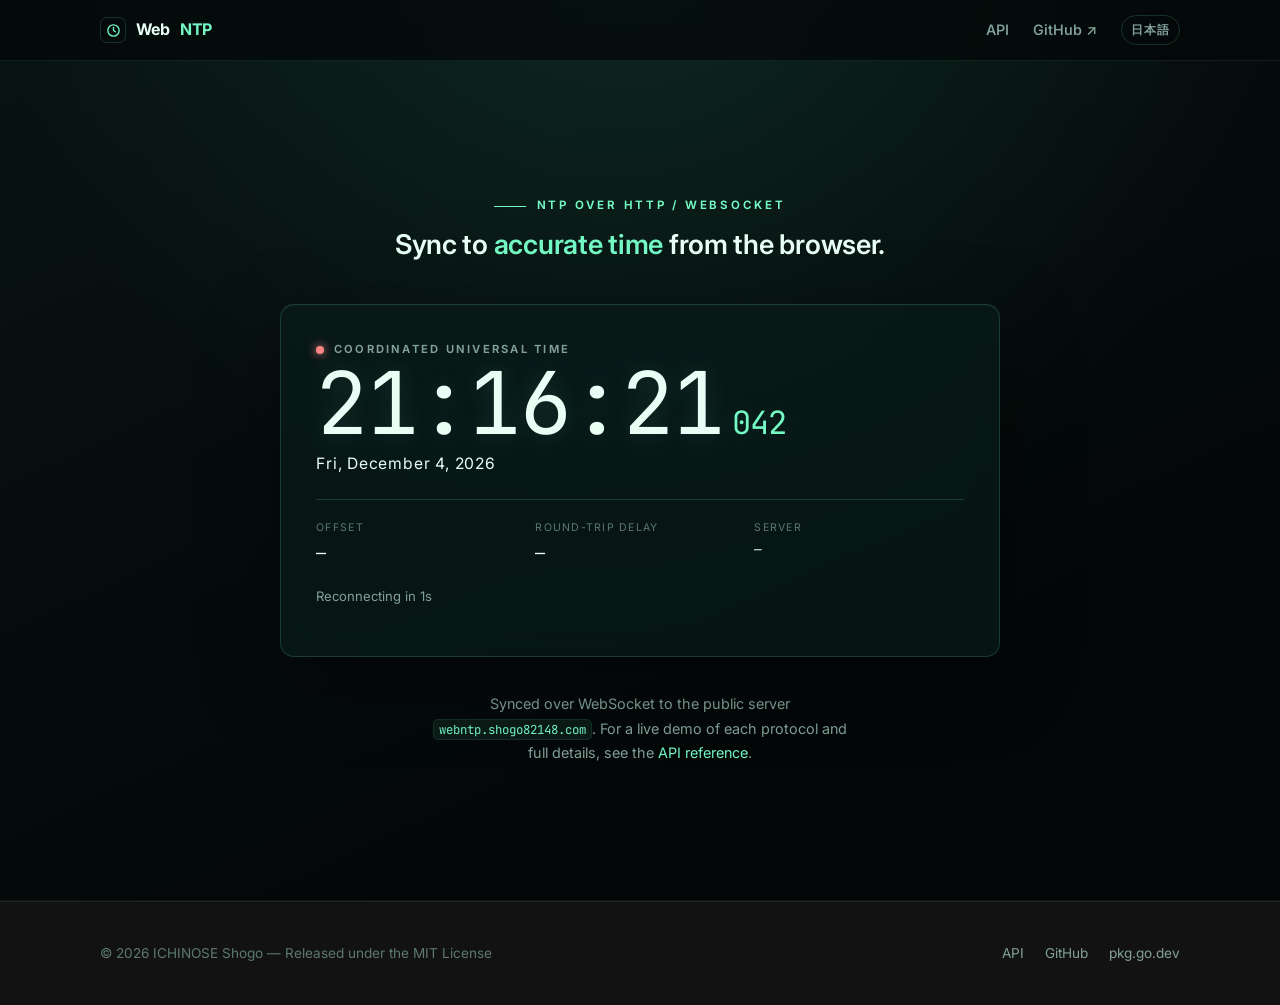
<file: index.html>
<!DOCTYPE html>
<html lang="en">
<head>
  <meta charset="utf-8">
  <meta name="viewport" content="width=device-width, initial-scale=1">
  <meta name="theme-color" content="#030707">
  <title>WebNTP</title>
  <meta name="description" content="WebNTP — an NTP-like service that distributes time over HTTP / WebSocket.">
  <link rel="alternate" hreflang="ja" href="https://webntp.shogo82148.com/ja/">
  <link rel="alternate" hreflang="en" href="https://webntp.shogo82148.com/en/">
  <link rel="alternate" hreflang="x-default" href="https://webntp.shogo82148.com/">
  <!-- Redirect to the language variant that best matches the browser. -->
  <script>
    (function () {
      try {
        var langs = (navigator.languages && navigator.languages.length)
          ? navigator.languages
          : [navigator.language || navigator.userLanguage || "en"];
        var prefersJa = langs.some(function (l) {
          return (l || "").toLowerCase().indexOf("ja") === 0;
        });
        location.replace(prefersJa ? "/ja/" : "/en/");
      } catch (e) {
        location.replace("/en/");
      }
    })();
  </script>
  <link rel="preconnect" href="https://fonts.googleapis.com">
  <link rel="preconnect" href="https://fonts.gstatic.com" crossorigin>
  <link href="https://fonts.googleapis.com/css2?family=Inter:wght@400;500;600;700&family=JetBrains+Mono:wght@400;500&display=swap" rel="stylesheet">
  <link rel="stylesheet" href="./assets/style.css?v=3">
  <style>
    .lang-pick { min-height: 100svh; display: flex; align-items: center; justify-content: center; padding: 2rem; }
    .lang-card { width: min(92vw, 420px); padding: clamp(1.8rem, 5vw, 2.6rem); text-align: center; }
    .lang-card .brand { justify-content: center; font-size: 1.15rem; margin-bottom: 1.4rem; }
    .lang-card p { margin: 0 0 1.6rem; color: var(--muted); }
    .lang-card .choices { display: flex; gap: 0.7rem; justify-content: center; flex-wrap: wrap; }
    .lang-card .btn { min-width: 8rem; justify-content: center; }
  </style>
</head>
<body>
  <main class="lang-pick">
    <div class="panel lang-card">
      <span class="brand">
        <span class="logo" aria-hidden="true">
          <svg width="15" height="15" viewBox="0 0 24 24" fill="none" stroke="currentColor" stroke-width="2.2" stroke-linecap="round"><circle cx="12" cy="12" r="9"/><path d="M12 7v5l3 2"/></svg>
        </span>
        Web<b>NTP</b>
      </span>
      <p>Redirecting to your language… / お使いの言語へ移動しています…</p>
      <div class="choices">
        <a class="btn primary" href="./ja/" hreflang="ja">日本語</a>
        <a class="btn" href="./en/" hreflang="en">English</a>
      </div>
    </div>
  </main>
</body>
</html>
</file>
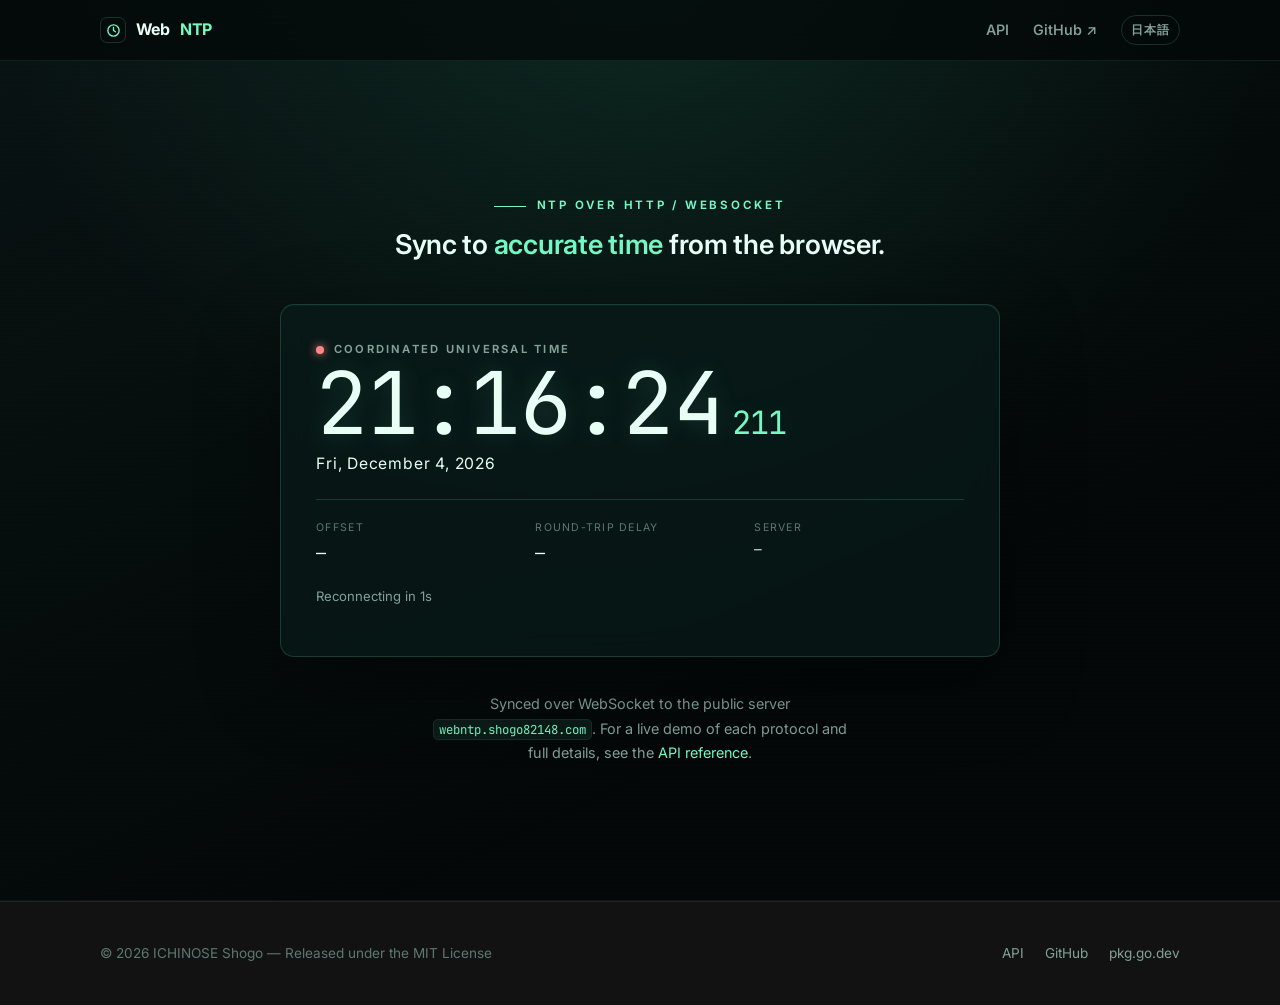
<file: en/index.html>
<!DOCTYPE html>
<html lang="en">
<head>
  <meta charset="utf-8">
  <meta name="viewport" content="width=device-width, initial-scale=1">
  <meta name="theme-color" content="#030707">
  <title>WebNTP — Time sync over HTTP/WebSocket</title>
  <meta name="description" content="WebNTP is an NTP-like service that distributes time over HTTP / WebSocket. A live digital-clock demo that syncs your browser to the server clock.">
  <link rel="alternate" hreflang="ja" href="https://webntp.shogo82148.com/ja/">
  <link rel="alternate" hreflang="en" href="https://webntp.shogo82148.com/en/">
  <link rel="alternate" hreflang="x-default" href="https://webntp.shogo82148.com/">
  <link rel="preconnect" href="https://fonts.googleapis.com">
  <link rel="preconnect" href="https://fonts.gstatic.com" crossorigin>
  <link href="https://fonts.googleapis.com/css2?family=Inter:wght@400;500;600;700&family=JetBrains+Mono:wght@400;500&display=swap" rel="stylesheet">
  <link rel="stylesheet" href="../assets/style.css?v=3">
</head>
<body>
  <!-- ===== nav ===== -->
  <nav class="nav">
    <div class="nav-inner">
      <a class="brand" href="./">
        <span class="logo" aria-hidden="true">
          <svg width="15" height="15" viewBox="0 0 24 24" fill="none" stroke="currentColor" stroke-width="2.2" stroke-linecap="round"><circle cx="12" cy="12" r="9"/><path d="M12 7v5l3 2"/></svg>
        </span>
        Web<b>NTP</b>
      </a>
      <div class="nav-links">
        <a href="./api.html">API</a>
        <a href="https://github.com/shogo82148/go-webntp" target="_blank" rel="noopener">GitHub ↗</a>
        <a href="../ja/" class="lang-switch" hreflang="ja">日本語</a>
      </div>
    </div>
  </nav>

  <!-- ===== digital clock demo ===== -->
  <main class="clock-stage">
    <div class="clock-intro">
      <p class="eyebrow">NTP over HTTP / WebSocket</p>
      <p class="clock-tagline">Sync to <span class="accent">accurate time</span> from the browser.</p>
    </div>

    <div class="panel clock-card" id="demo">
      <p class="tz"><span id="sync-dot" class="dot"></span> <span id="tz-name">Your time zone</span></p>
      <div class="clock">
        <time id="time" datetime="">00:00:00</time><span id="milliseconds" aria-label="milliseconds">000</span>
      </div>
      <p id="date">Fetching time…</p>
      <div class="clock-stats">
        <div class="stat"><p class="k">Offset</p><p class="v" id="stat-offset">—</p></div>
        <div class="stat"><p class="k">Round-trip delay</p><p class="v" id="stat-delay">—</p></div>
        <div class="stat"><p class="k">Server</p><p class="v" id="stat-server" style="font-size:.8rem">—</p></div>
      </div>
      <p class="sync-row"><span id="sync-status">Connecting…</span></p>
    </div>

    <p class="clock-hint">
      Synced over WebSocket to the public server <code class="inline">webntp.shogo82148.com</code>.
      For a live demo of each protocol and full details, see the <a href="./api.html">API reference</a>.
    </p>
  </main>

  <!-- ===== footer ===== -->
  <footer class="site">
    <div class="wrap foot-inner">
      <div>© 2026 ICHINOSE Shogo — Released under the MIT License</div>
      <div class="foot-links">
        <a href="./api.html">API</a>
        <a href="https://github.com/shogo82148/go-webntp" target="_blank" rel="noopener">GitHub</a>
        <a href="https://pkg.go.dev/github.com/shogo82148/go-webntp" target="_blank" rel="noopener">pkg.go.dev</a>
      </div>
    </div>
  </footer>

  <script src="../assets/webntp.js?v=3"></script>
  <script src="../assets/clock.js?v=4"></script>
</body>
</html>
</file>
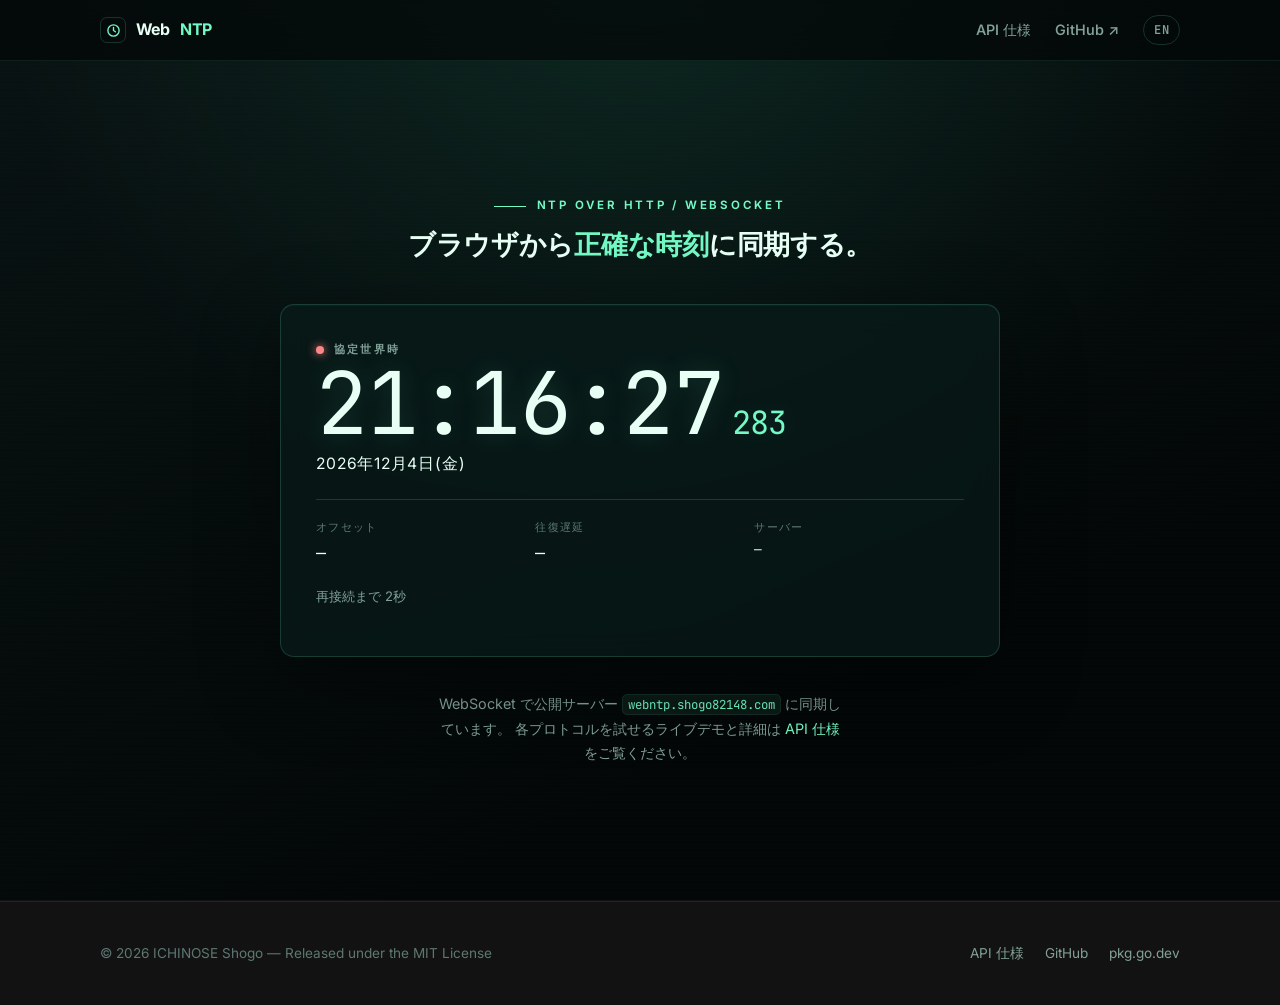
<file: ja/index.html>
<!DOCTYPE html>
<html lang="ja">
<head>
  <meta charset="utf-8">
  <meta name="viewport" content="width=device-width, initial-scale=1">
  <meta name="theme-color" content="#030707">
  <title>WebNTP — HTTP/WebSocket 越しの時刻同期</title>
  <meta name="description" content="WebNTP は HTTP / WebSocket 越しに時刻を配信する NTP ライクなサービスです。ブラウザからサーバー時刻に同期するデジタル時計のライブデモ。">
  <link rel="preconnect" href="https://fonts.googleapis.com">
  <link rel="preconnect" href="https://fonts.gstatic.com" crossorigin>
  <link href="https://fonts.googleapis.com/css2?family=Inter:wght@400;500;600;700&family=JetBrains+Mono:wght@400;500&display=swap" rel="stylesheet">
  <link rel="alternate" hreflang="ja" href="https://webntp.shogo82148.com/ja/">
  <link rel="alternate" hreflang="en" href="https://webntp.shogo82148.com/en/">
  <link rel="alternate" hreflang="x-default" href="https://webntp.shogo82148.com/">
  <link rel="stylesheet" href="../assets/style.css?v=3">
</head>
<body>
  <!-- ===== nav ===== -->
  <nav class="nav">
    <div class="nav-inner">
      <a class="brand" href="./">
        <span class="logo" aria-hidden="true">
          <svg width="15" height="15" viewBox="0 0 24 24" fill="none" stroke="currentColor" stroke-width="2.2" stroke-linecap="round"><circle cx="12" cy="12" r="9"/><path d="M12 7v5l3 2"/></svg>
        </span>
        Web<b>NTP</b>
      </a>
      <div class="nav-links">
        <a href="./api.html">API 仕様</a>
        <a href="https://github.com/shogo82148/go-webntp" target="_blank" rel="noopener">GitHub ↗</a>
        <a href="../en/" class="lang-switch" hreflang="en">EN</a>
      </div>
    </div>
  </nav>

  <!-- ===== digital clock demo ===== -->
  <main class="clock-stage">
    <div class="clock-intro">
      <p class="eyebrow">NTP over HTTP / WebSocket</p>
      <p class="clock-tagline">ブラウザから<span class="accent">正確な時刻</span>に同期する。</p>
    </div>

    <div class="panel clock-card" id="demo">
      <p class="tz"><span id="sync-dot" class="dot"></span> <span id="tz-name">お使いのタイムゾーン</span></p>
      <div class="clock">
        <time id="time" datetime="">00:00:00</time><span id="milliseconds" aria-label="ミリ秒">000</span>
      </div>
      <p id="date">時刻を取得しています…</p>
      <div class="clock-stats">
        <div class="stat"><p class="k">オフセット</p><p class="v" id="stat-offset">—</p></div>
        <div class="stat"><p class="k">往復遅延</p><p class="v" id="stat-delay">—</p></div>
        <div class="stat"><p class="k">サーバー</p><p class="v" id="stat-server" style="font-size:.8rem">—</p></div>
      </div>
      <p class="sync-row"><span id="sync-status">接続中…</span></p>
    </div>

    <p class="clock-hint">
      WebSocket で公開サーバー <code class="inline">webntp.shogo82148.com</code> に同期しています。
      各プロトコルを試せるライブデモと詳細は <a href="./api.html">API 仕様</a> をご覧ください。
    </p>
  </main>

  <!-- ===== footer ===== -->
  <footer class="site">
    <div class="wrap foot-inner">
      <div>© 2026 ICHINOSE Shogo — Released under the MIT License</div>
      <div class="foot-links">
        <a href="./api.html">API 仕様</a>
        <a href="https://github.com/shogo82148/go-webntp" target="_blank" rel="noopener">GitHub</a>
        <a href="https://pkg.go.dev/github.com/shogo82148/go-webntp" target="_blank" rel="noopener">pkg.go.dev</a>
      </div>
    </div>
  </footer>

  <script src="../assets/webntp.js?v=3"></script>
  <script src="../assets/clock.js?v=4"></script>
</body>
</html>
</file>
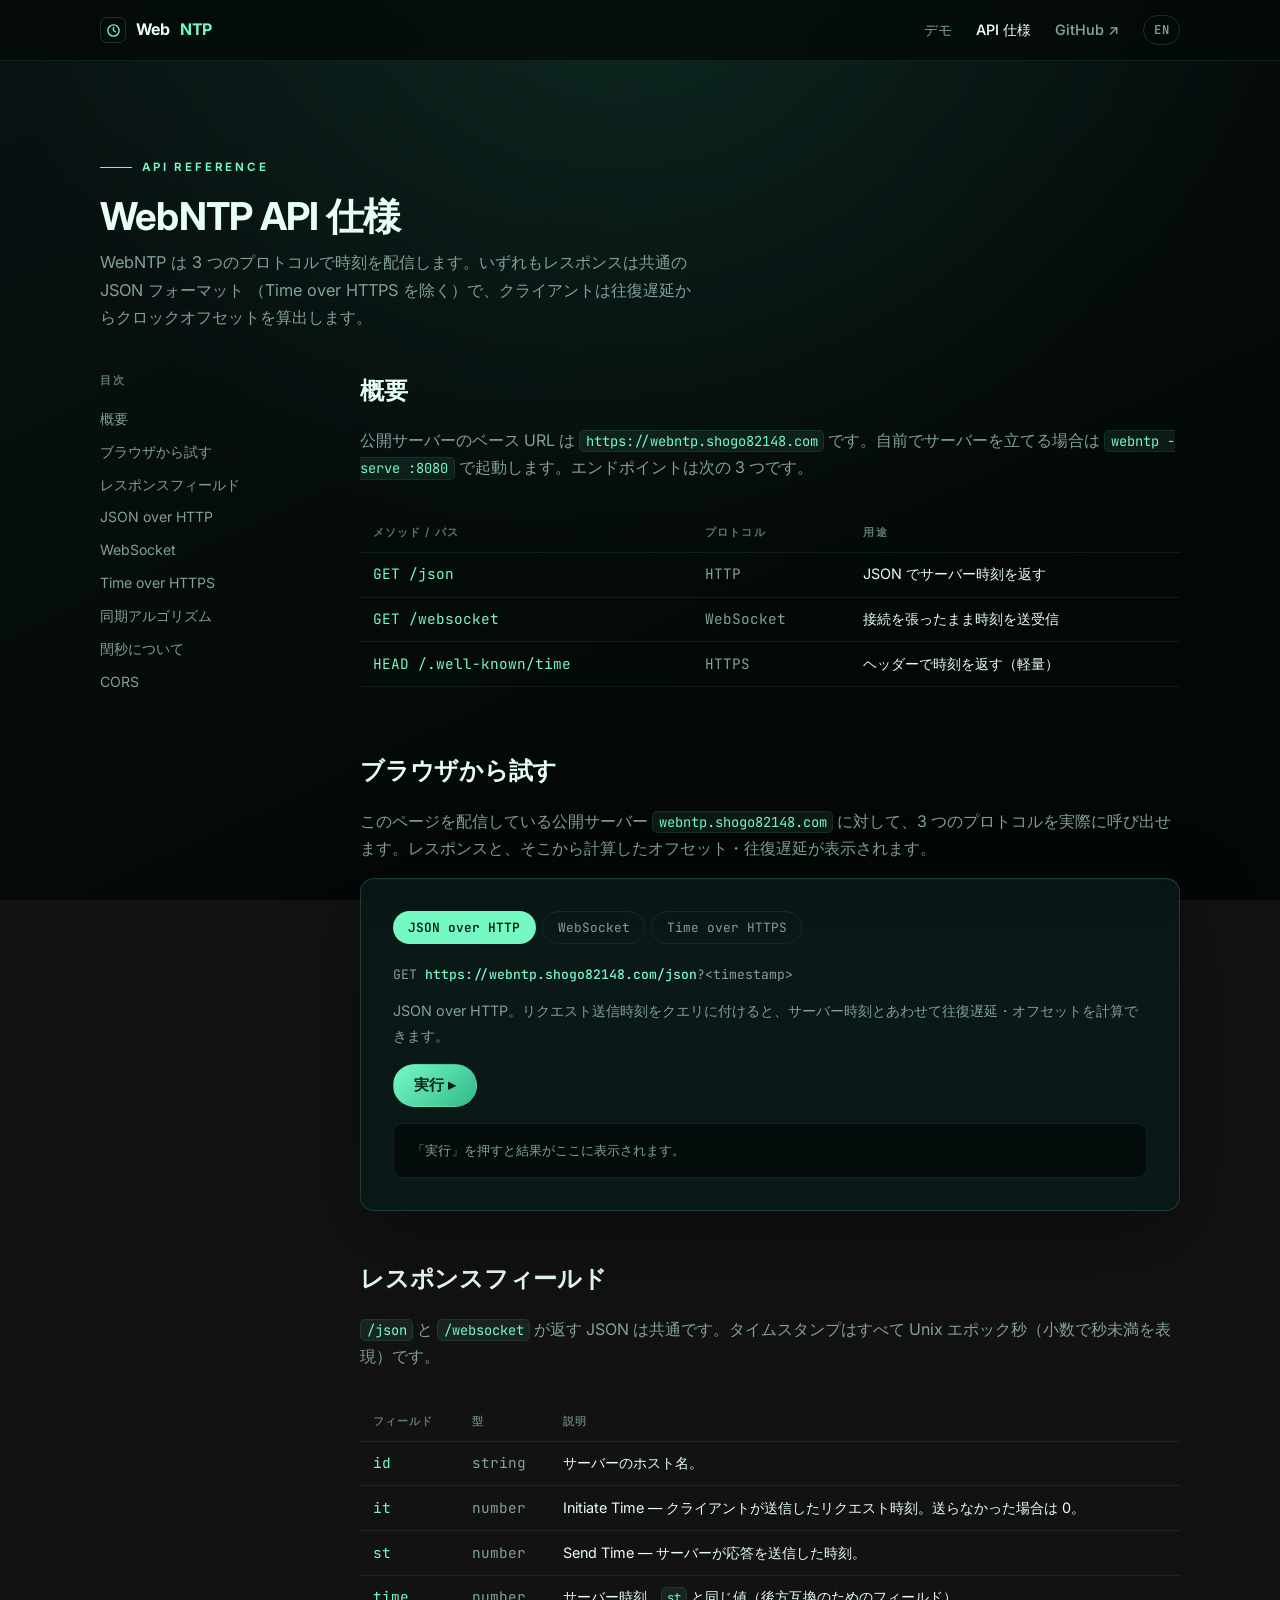
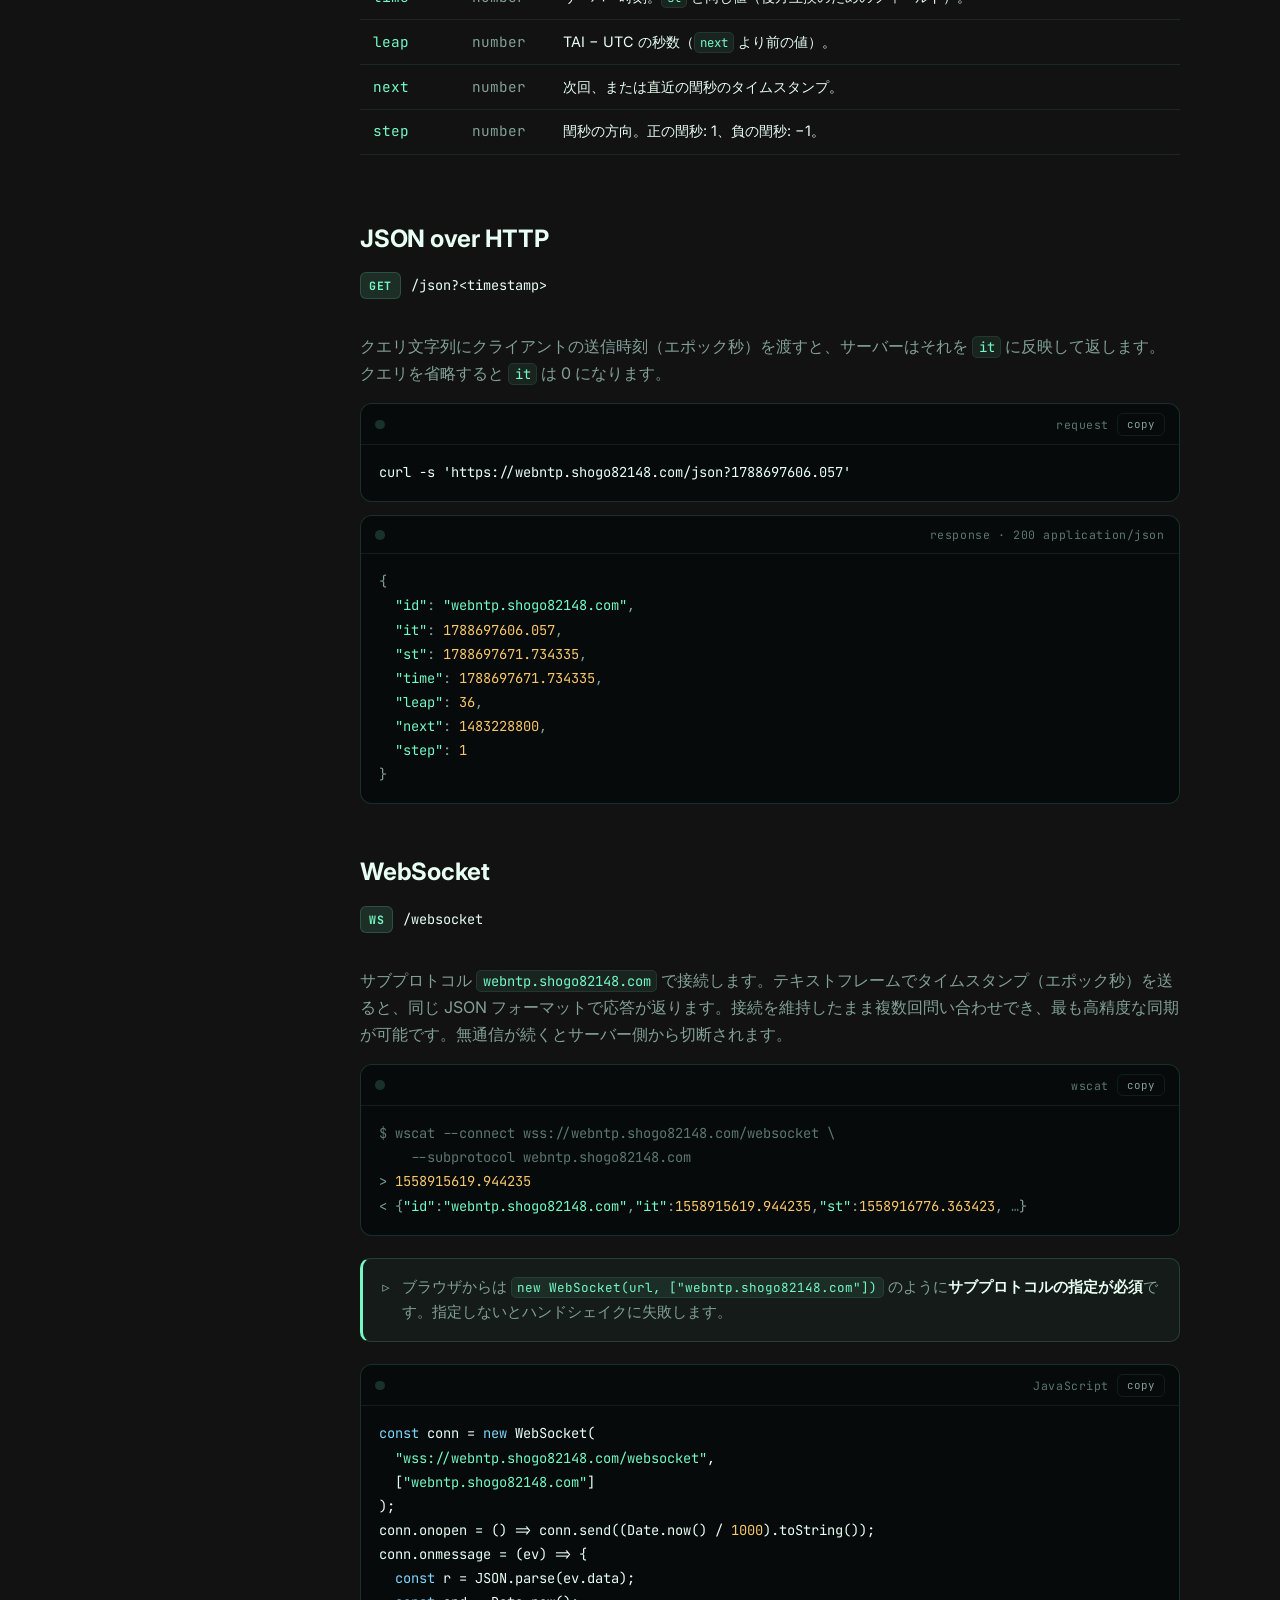
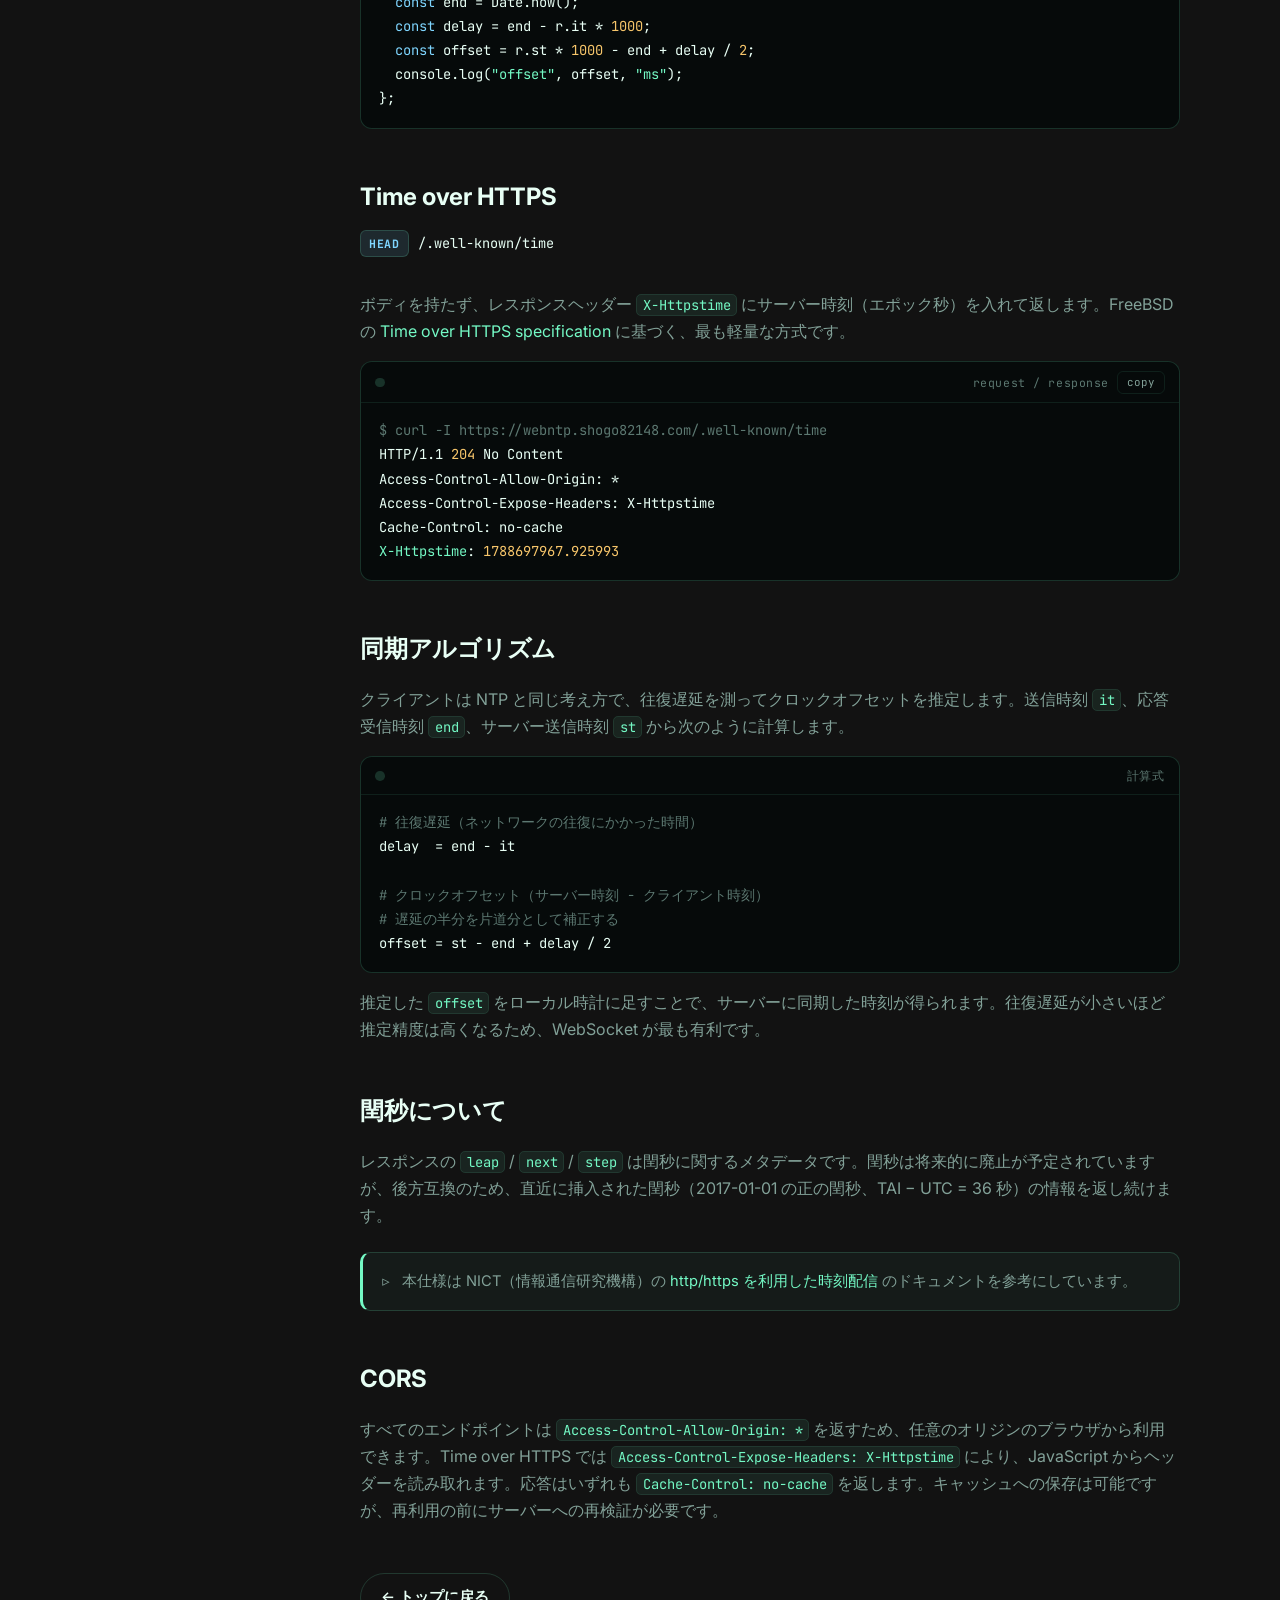
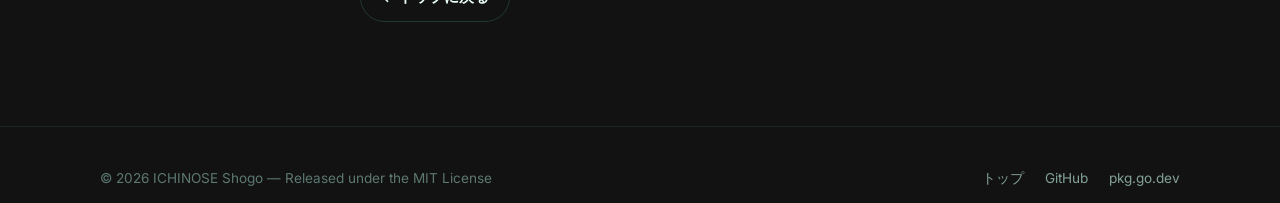
<file: api.html>
<!DOCTYPE html>
<html lang="ja">
<head>
  <meta charset="utf-8">
  <meta name="viewport" content="width=device-width, initial-scale=1">
  <meta name="theme-color" content="#030707">
  <title>API 仕様 — WebNTP</title>
  <meta name="description" content="WebNTP の API 仕様。JSON over HTTP・WebSocket・Time over HTTPS の各エンドポイント、レスポンスフィールド、時刻同期アルゴリズムを解説します。">
  <link rel="preconnect" href="https://fonts.googleapis.com">
  <link rel="preconnect" href="https://fonts.gstatic.com" crossorigin>
  <link href="https://fonts.googleapis.com/css2?family=Inter:wght@400;500;600;700&family=JetBrains+Mono:wght@400;500&display=swap" rel="stylesheet">
  <link rel="alternate" hreflang="ja" href="https://webntp.shogo82148.com/api.html">
  <link rel="alternate" hreflang="en" href="https://webntp.shogo82148.com/en/api.html">
  <link rel="alternate" hreflang="x-default" href="https://webntp.shogo82148.com/api.html">
  <link rel="stylesheet" href="./assets/style.css?v=3">
</head>
<body>
  <!-- ===== nav ===== -->
  <nav class="nav">
    <div class="nav-inner">
      <a class="brand" href="./">
        <span class="logo" aria-hidden="true">
          <svg width="15" height="15" viewBox="0 0 24 24" fill="none" stroke="currentColor" stroke-width="2.2" stroke-linecap="round"><circle cx="12" cy="12" r="9"/><path d="M12 7v5l3 2"/></svg>
        </span>
        Web<b>NTP</b>
      </a>
      <div class="nav-links">
        <a href="./">デモ</a>
        <a href="./api.html" class="active">API 仕様</a>
        <a href="https://github.com/shogo82148/go-webntp" target="_blank" rel="noopener">GitHub ↗</a>
        <a href="./en/api.html" class="lang-switch" hreflang="en">EN</a>
      </div>
    </div>
  </nav>

  <section class="wrap">
    <p class="eyebrow">API Reference</p>
    <h2 class="section-title">WebNTP API 仕様</h2>
    <p class="section-lead">
      WebNTP は 3 つのプロトコルで時刻を配信します。いずれもレスポンスは共通の JSON フォーマット
      （Time over HTTPS を除く）で、クライアントは往復遅延からクロックオフセットを算出します。
    </p>

    <div class="api-layout">
      <!-- TOC -->
      <aside class="toc">
        <h4>目次</h4>
        <nav class="toc-list">
          <a href="#overview">概要</a>
          <a href="#playground">ブラウザから試す</a>
          <a href="#fields">レスポンスフィールド</a>
          <a href="#json">JSON over HTTP</a>
          <a href="#websocket">WebSocket</a>
          <a href="#https-time">Time over HTTPS</a>
          <a href="#algorithm">同期アルゴリズム</a>
          <a href="#leap">閏秒について</a>
          <a href="#cors">CORS</a>
        </nav>
      </aside>

      <div>
        <!-- overview -->
        <div class="api-block">
          <h2 id="overview">概要</h2>
          <p>公開サーバーのベース URL は <code class="inline">https://webntp.shogo82148.com</code> です。自前でサーバーを立てる場合は <code class="inline">webntp -serve :8080</code> で起動します。エンドポイントは次の 3 つです。</p>
          <div class="wrap-scroll">
            <table class="fields">
              <thead><tr><th>メソッド / パス</th><th>プロトコル</th><th>用途</th></tr></thead>
              <tbody>
                <tr><td>GET /json</td><td>HTTP</td><td>JSON でサーバー時刻を返す</td></tr>
                <tr><td>GET /websocket</td><td>WebSocket</td><td>接続を張ったまま時刻を送受信</td></tr>
                <tr><td>HEAD /.well-known/time</td><td>HTTPS</td><td>ヘッダーで時刻を返す（軽量）</td></tr>
              </tbody>
            </table>
          </div>
        </div>

        <!-- playground -->
        <div class="api-block">
          <h2 id="playground">ブラウザから試す</h2>
          <p>このページを配信している公開サーバー <code class="inline">webntp.shogo82148.com</code> に対して、3 つのプロトコルを実際に呼び出せます。レスポンスと、そこから計算したオフセット・往復遅延が表示されます。</p>
          <div class="panel pg">
            <div class="pg-tabs">
              <button class="pg-tab" data-mode="json">JSON over HTTP</button>
              <button class="pg-tab" data-mode="ws">WebSocket</button>
              <button class="pg-tab" data-mode="header">Time over HTTPS</button>
            </div>
            <p class="pg-endpoint" id="pg-endpoint"></p>
            <p class="pg-desc" id="pg-desc"></p>
            <div class="pg-run">
              <button class="btn primary" id="pg-run">実行 ▸</button>
            </div>
            <pre class="pg-out" id="pg-out">「実行」を押すと結果がここに表示されます。</pre>
          </div>
        </div>

        <!-- fields -->
        <div class="api-block">
          <h2 id="fields">レスポンスフィールド</h2>
          <p><code class="inline">/json</code> と <code class="inline">/websocket</code> が返す JSON は共通です。タイムスタンプはすべて Unix エポック秒（小数で秒未満を表現）です。</p>
          <div class="wrap-scroll">
            <table class="fields">
              <thead><tr><th>フィールド</th><th>型</th><th>説明</th></tr></thead>
              <tbody>
                <tr><td>id</td><td>string</td><td>サーバーのホスト名。</td></tr>
                <tr><td>it</td><td>number</td><td>Initiate Time — クライアントが送信したリクエスト時刻。送らなかった場合は 0。</td></tr>
                <tr><td>st</td><td>number</td><td>Send Time — サーバーが応答を送信した時刻。</td></tr>
                <tr><td>time</td><td>number</td><td>サーバー時刻。<code class="inline">st</code> と同じ値（後方互換のためのフィールド）。</td></tr>
                <tr><td>leap</td><td>number</td><td>TAI − UTC の秒数（<code class="inline">next</code> より前の値）。</td></tr>
                <tr><td>next</td><td>number</td><td>次回、または直近の閏秒のタイムスタンプ。</td></tr>
                <tr><td>step</td><td>number</td><td>閏秒の方向。正の閏秒: 1、負の閏秒: −1。</td></tr>
              </tbody>
            </table>
          </div>
        </div>

        <!-- JSON over HTTP -->
        <div class="api-block">
          <h2 id="json">JSON over HTTP</h2>
          <p class="method-line"><span class="verb">GET</span> <span class="path">/json?&lt;timestamp&gt;</span></p>
          <p>クエリ文字列にクライアントの送信時刻（エポック秒）を渡すと、サーバーはそれを <code class="inline">it</code> に反映して返します。クエリを省略すると <code class="inline">it</code> は 0 になります。</p>
          <div class="code">
            <div class="code-head"><span class="lamp"></span><span class="name">request</span><button class="copy-btn">copy</button></div>
            <pre class="code-body"><code>curl -s 'https://webntp.shogo82148.com/json?1788697606.057'</code></pre>
          </div>
          <div class="code" style="margin-top:.8rem">
            <div class="code-head"><span class="lamp"></span><span class="name">response · 200 application/json</span></div>
            <pre class="code-body"><code><span class="tok-p">{</span>
  <span class="tok-s">"id"</span><span class="tok-p">:</span> <span class="tok-s">"webntp.shogo82148.com"</span><span class="tok-p">,</span>
  <span class="tok-s">"it"</span><span class="tok-p">:</span> <span class="tok-n">1788697606.057</span><span class="tok-p">,</span>
  <span class="tok-s">"st"</span><span class="tok-p">:</span> <span class="tok-n">1788697671.734335</span><span class="tok-p">,</span>
  <span class="tok-s">"time"</span><span class="tok-p">:</span> <span class="tok-n">1788697671.734335</span><span class="tok-p">,</span>
  <span class="tok-s">"leap"</span><span class="tok-p">:</span> <span class="tok-n">36</span><span class="tok-p">,</span>
  <span class="tok-s">"next"</span><span class="tok-p">:</span> <span class="tok-n">1483228800</span><span class="tok-p">,</span>
  <span class="tok-s">"step"</span><span class="tok-p">:</span> <span class="tok-n">1</span>
<span class="tok-p">}</span></code></pre>
          </div>
        </div>

        <!-- WebSocket -->
        <div class="api-block">
          <h2 id="websocket">WebSocket</h2>
          <p class="method-line"><span class="verb">WS</span> <span class="path">/websocket</span></p>
          <p>サブプロトコル <code class="inline">webntp.shogo82148.com</code> で接続します。テキストフレームでタイムスタンプ（エポック秒）を送ると、同じ JSON フォーマットで応答が返ります。接続を維持したまま複数回問い合わせでき、最も高精度な同期が可能です。無通信が続くとサーバー側から切断されます。</p>
          <div class="code">
            <div class="code-head"><span class="lamp"></span><span class="name">wscat</span><button class="copy-btn">copy</button></div>
            <pre class="code-body"><code><span class="tok-c">$ wscat --connect wss://webntp.shogo82148.com/websocket \
    --subprotocol webntp.shogo82148.com</span>
<span class="tok-p">></span> <span class="tok-n">1558915619.944235</span>
<span class="tok-p">&lt;</span> <span class="tok-p">{</span><span class="tok-s">"id"</span><span class="tok-p">:</span><span class="tok-s">"webntp.shogo82148.com"</span><span class="tok-p">,</span><span class="tok-s">"it"</span><span class="tok-p">:</span><span class="tok-n">1558915619.944235</span><span class="tok-p">,</span><span class="tok-s">"st"</span><span class="tok-p">:</span><span class="tok-n">1558916776.363423</span><span class="tok-p">,</span> <span class="tok-c">…</span><span class="tok-p">}</span></code></pre>
          </div>
          <div class="callout">
            <span>▹</span>
            <div>ブラウザからは <code class="inline">new WebSocket(url, ["webntp.shogo82148.com"])</code> のように<b>サブプロトコルの指定が必須</b>です。指定しないとハンドシェイクに失敗します。</div>
          </div>
          <div class="code">
            <div class="code-head"><span class="lamp"></span><span class="name">JavaScript</span><button class="copy-btn">copy</button></div>
            <pre class="code-body"><code><span class="tok-k">const</span> conn = <span class="tok-k">new</span> WebSocket(
  <span class="tok-s">"wss://webntp.shogo82148.com/websocket"</span>,
  [<span class="tok-s">"webntp.shogo82148.com"</span>]
);
conn.onopen = () => conn.send((Date.now() / <span class="tok-n">1000</span>).toString());
conn.onmessage = (ev) => {
  <span class="tok-k">const</span> r = JSON.parse(ev.data);
  <span class="tok-k">const</span> end = Date.now();
  <span class="tok-k">const</span> delay = end - r.it * <span class="tok-n">1000</span>;
  <span class="tok-k">const</span> offset = r.st * <span class="tok-n">1000</span> - end + delay / <span class="tok-n">2</span>;
  console.log(<span class="tok-s">"offset"</span>, offset, <span class="tok-s">"ms"</span>);
};</code></pre>
          </div>
        </div>

        <!-- Time over HTTPS -->
        <div class="api-block">
          <h2 id="https-time">Time over HTTPS</h2>
          <p class="method-line"><span class="verb head">HEAD</span> <span class="path">/.well-known/time</span></p>
          <p>ボディを持たず、レスポンスヘッダー <code class="inline">X-Httpstime</code> にサーバー時刻（エポック秒）を入れて返します。FreeBSD の <a href="https://phk.freebsd.dk/time/20151129/" target="_blank" rel="noopener">Time over HTTPS specification</a> に基づく、最も軽量な方式です。</p>
          <div class="code">
            <div class="code-head"><span class="lamp"></span><span class="name">request / response</span><button class="copy-btn">copy</button></div>
            <pre class="code-body"><code><span class="tok-c">$ curl -I https://webntp.shogo82148.com/.well-known/time</span>
HTTP/1.1 <span class="tok-n">204</span> No Content
Access-Control-Allow-Origin: *
Access-Control-Expose-Headers: X-Httpstime
Cache-Control: no-cache
<span class="tok-s">X-Httpstime</span>: <span class="tok-n">1788697967.925993</span></code></pre>
          </div>
        </div>

        <!-- algorithm -->
        <div class="api-block">
          <h2 id="algorithm">同期アルゴリズム</h2>
          <p>クライアントは NTP と同じ考え方で、往復遅延を測ってクロックオフセットを推定します。送信時刻 <code class="inline">it</code>、応答受信時刻 <code class="inline">end</code>、サーバー送信時刻 <code class="inline">st</code> から次のように計算します。</p>
          <div class="code">
            <div class="code-head"><span class="lamp"></span><span class="name">計算式</span></div>
            <pre class="code-body"><code><span class="tok-c"># 往復遅延（ネットワークの往復にかかった時間）</span>
delay  = end - it

<span class="tok-c"># クロックオフセット（サーバー時刻 − クライアント時刻）</span>
<span class="tok-c"># 遅延の半分を片道分として補正する</span>
offset = st - end + delay / 2</code></pre>
          </div>
          <p>推定した <code class="inline">offset</code> をローカル時計に足すことで、サーバーに同期した時刻が得られます。往復遅延が小さいほど推定精度は高くなるため、WebSocket が最も有利です。</p>
        </div>

        <!-- leap -->
        <div class="api-block">
          <h2 id="leap">閏秒について</h2>
          <p>レスポンスの <code class="inline">leap</code> / <code class="inline">next</code> / <code class="inline">step</code> は閏秒に関するメタデータです。閏秒は将来的に廃止が予定されていますが、後方互換のため、直近に挿入された閏秒（2017-01-01 の正の閏秒、TAI − UTC = 36 秒）の情報を返し続けます。</p>
          <div class="callout">
            <span>▹</span>
            <div>本仕様は NICT（情報通信研究機構）の <a href="https://jjy.nict.go.jp/QandA/reference/http-archive.html" target="_blank" rel="noopener">http/https を利用した時刻配信</a> のドキュメントを参考にしています。</div>
          </div>
        </div>

        <!-- CORS -->
        <div class="api-block">
          <h2 id="cors">CORS</h2>
          <p>すべてのエンドポイントは <code class="inline">Access-Control-Allow-Origin: *</code> を返すため、任意のオリジンのブラウザから利用できます。Time over HTTPS では <code class="inline">Access-Control-Expose-Headers: X-Httpstime</code> により、JavaScript からヘッダーを読み取れます。応答はいずれも <code class="inline">Cache-Control: no-cache</code> を返します。キャッシュへの保存は可能ですが、再利用の前にサーバーへの再検証が必要です。</p>
        </div>

        <p style="margin-top:2rem"><a class="btn" href="./">← トップに戻る</a></p>
      </div>
    </div>
  </section>

  <!-- ===== footer ===== -->
  <footer class="site">
    <div class="wrap foot-inner">
      <div>© 2026 ICHINOSE Shogo — Released under the MIT License</div>
      <div class="foot-links">
        <a href="./">トップ</a>
        <a href="https://github.com/shogo82148/go-webntp" target="_blank" rel="noopener">GitHub</a>
        <a href="https://pkg.go.dev/github.com/shogo82148/go-webntp" target="_blank" rel="noopener">pkg.go.dev</a>
      </div>
    </div>
  </footer>

  <script src="./assets/webntp.js?v=3"></script>
  <script src="./assets/playground.js?v=3"></script>
</body>
</html>
</file>
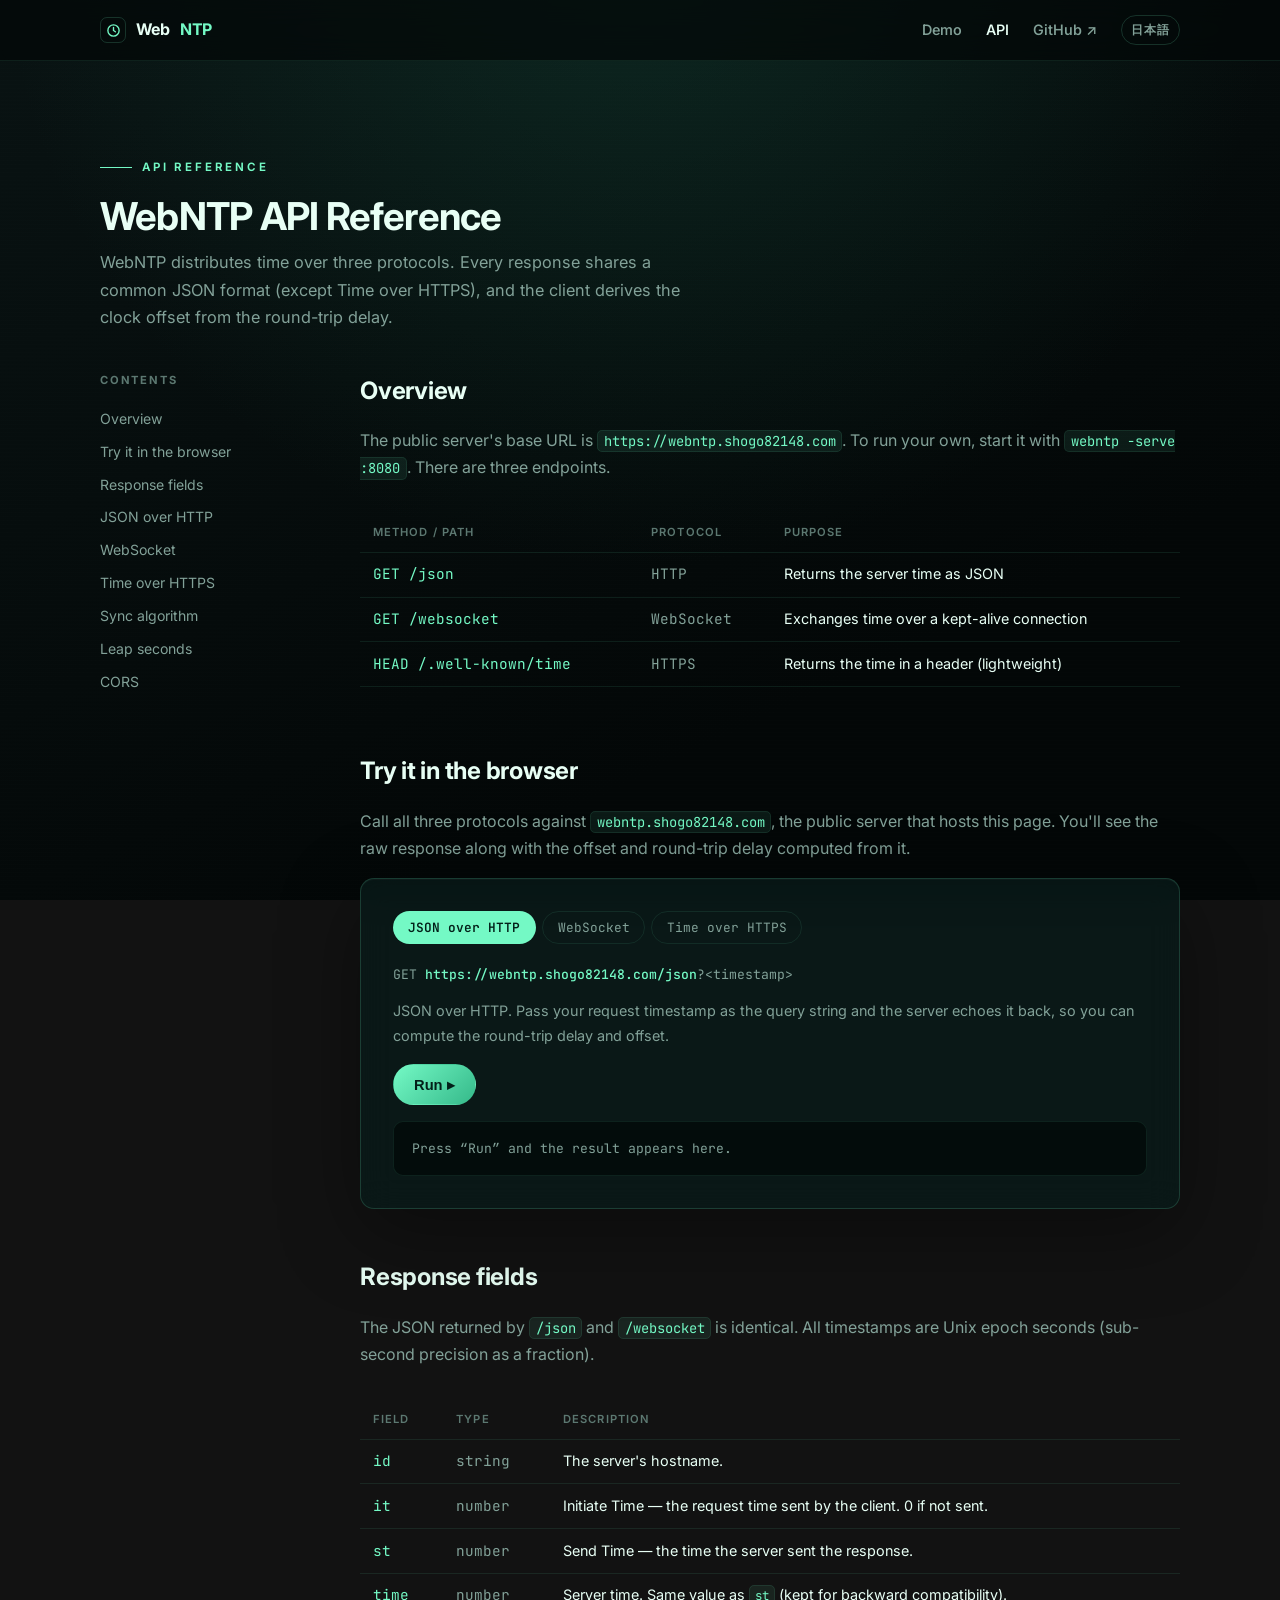
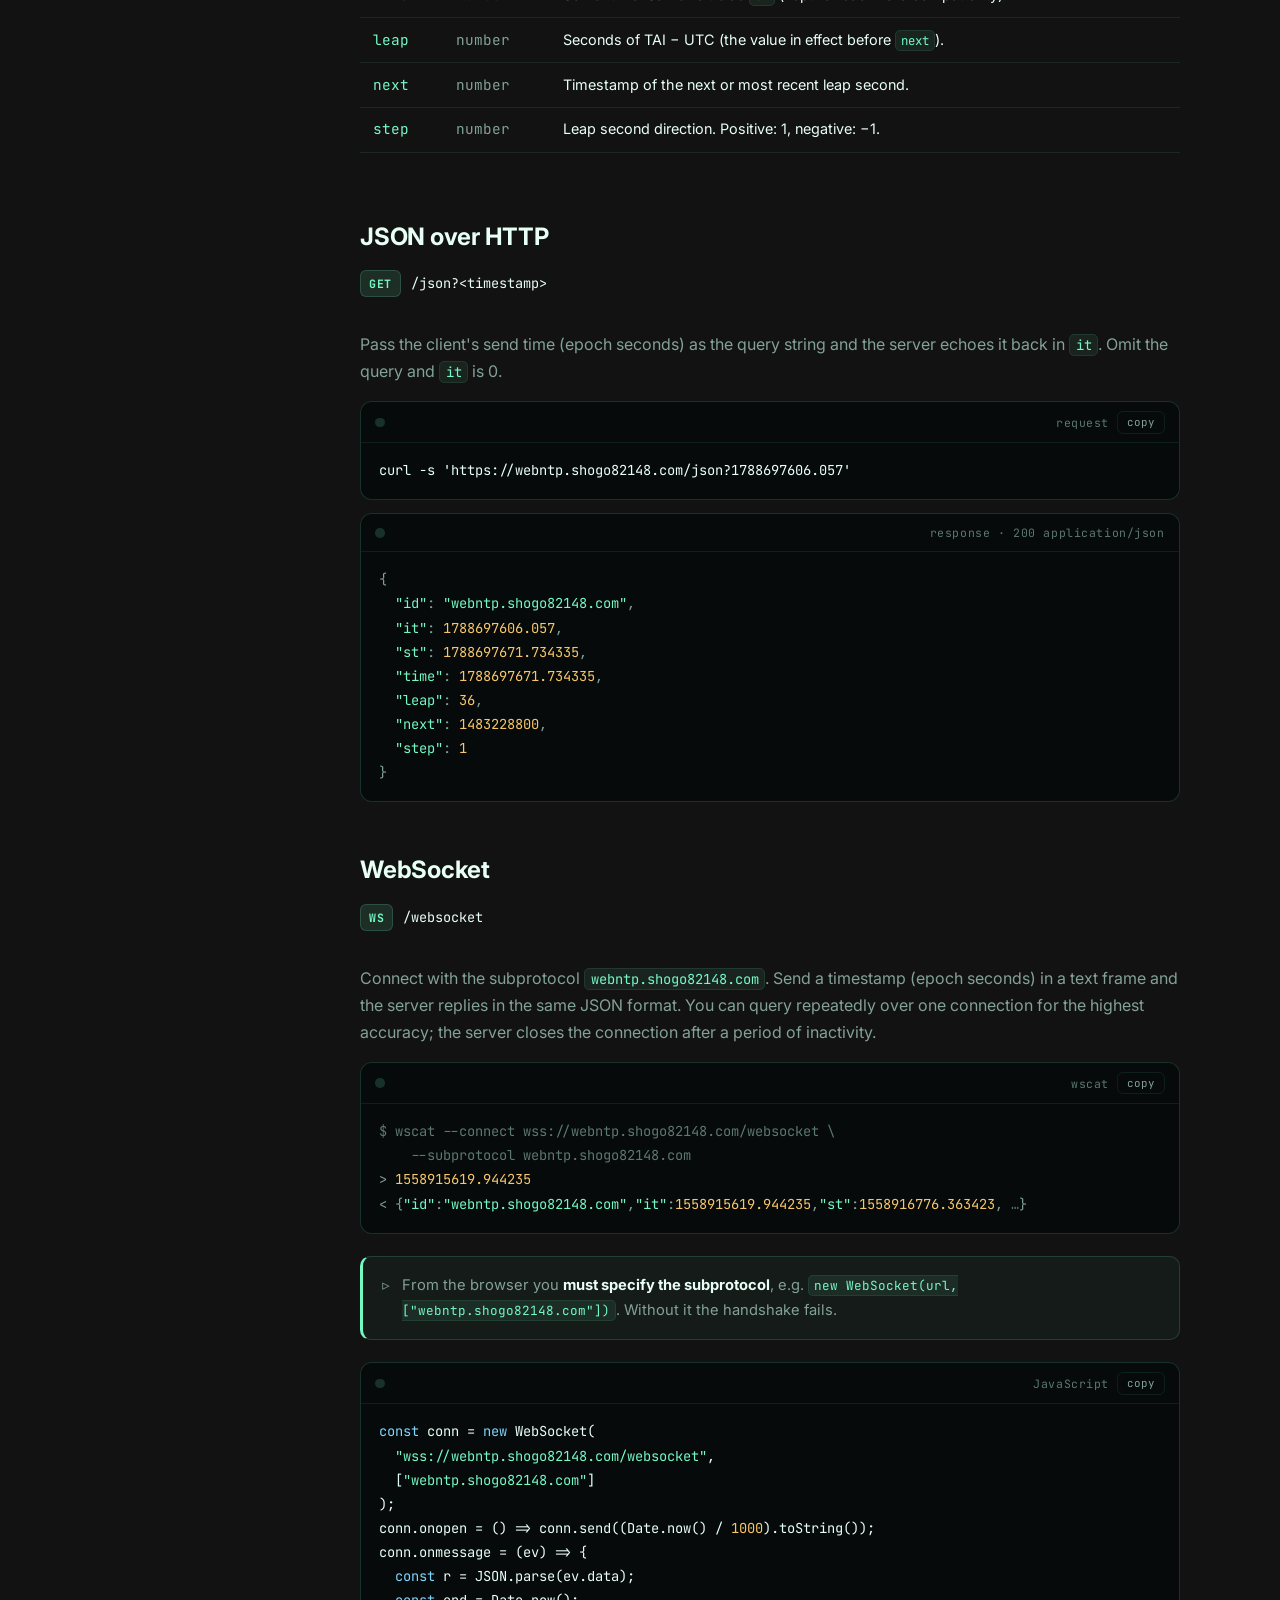
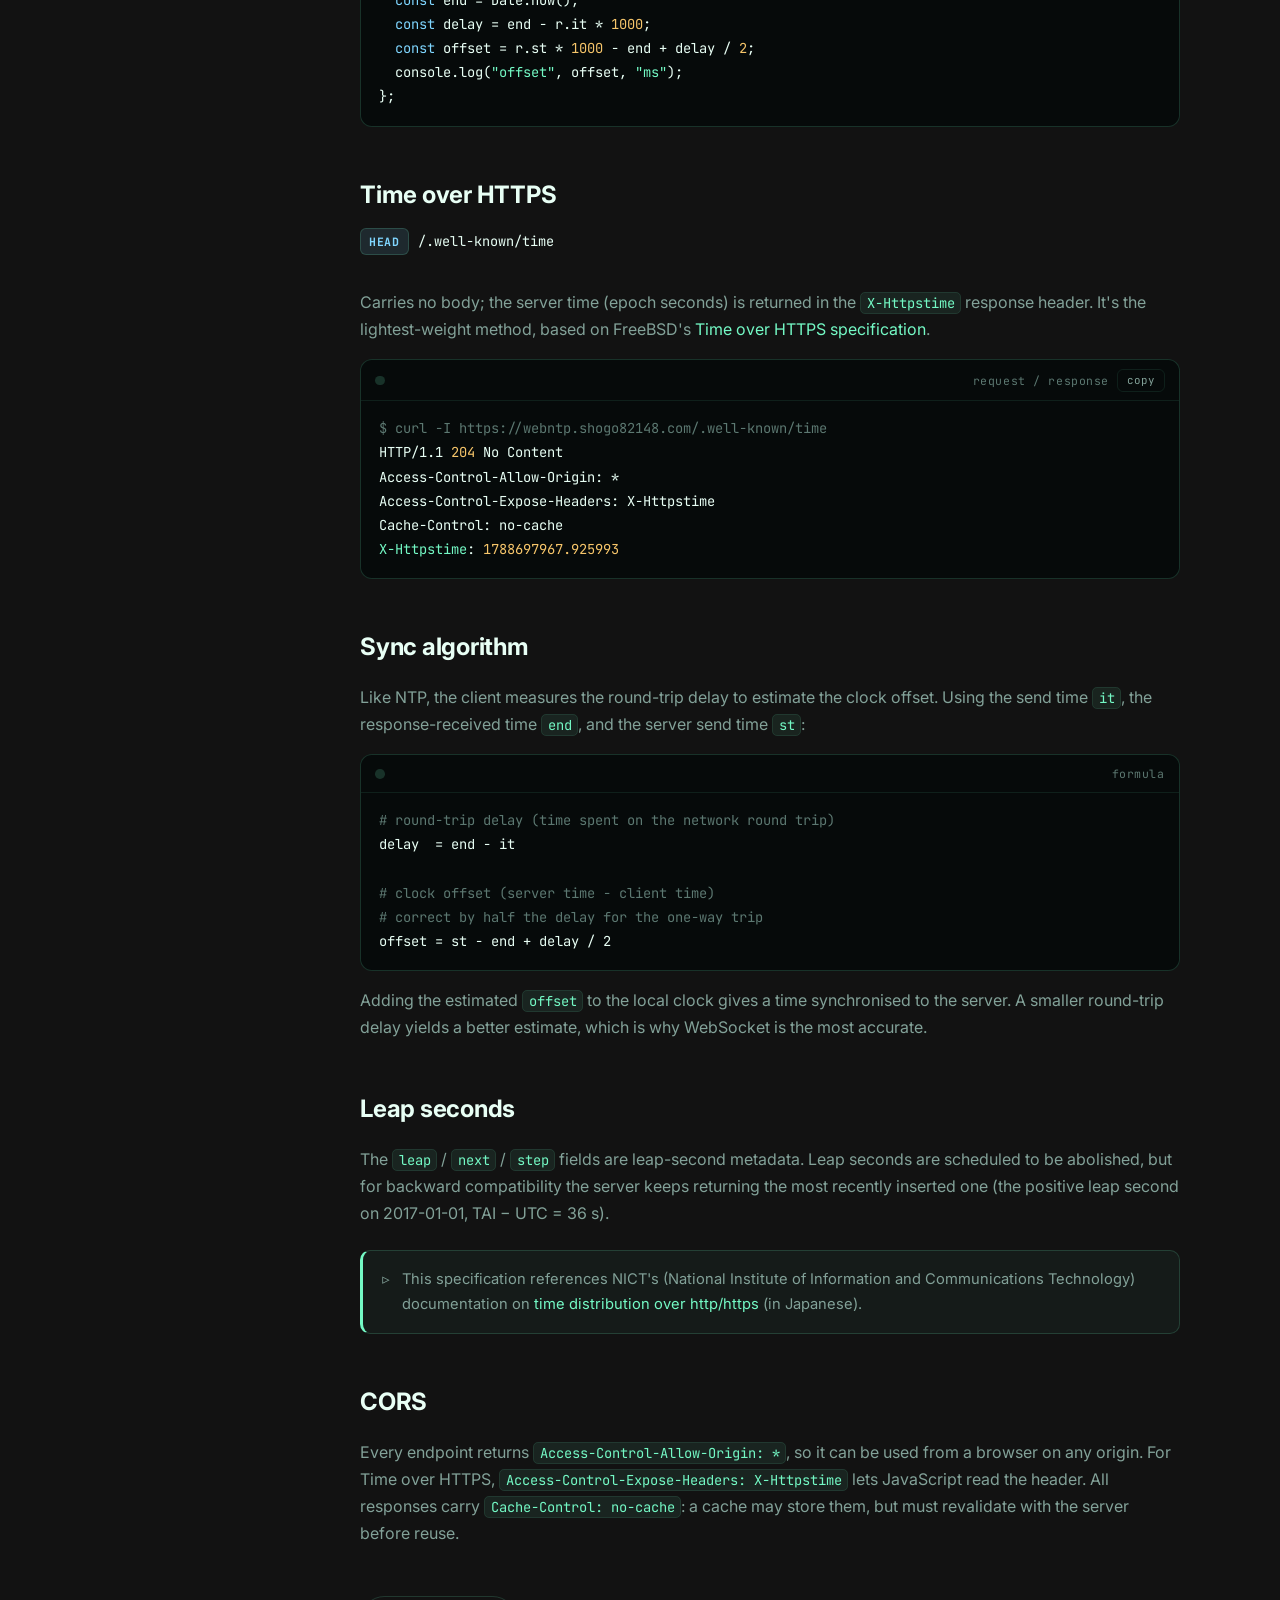
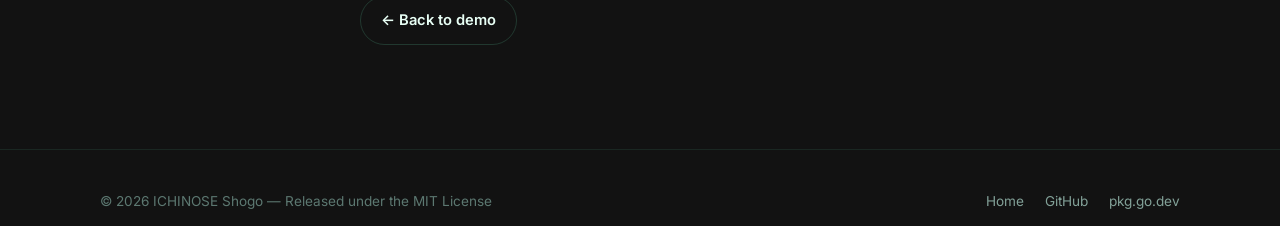
<file: en/api.html>
<!DOCTYPE html>
<html lang="en">
<head>
  <meta charset="utf-8">
  <meta name="viewport" content="width=device-width, initial-scale=1">
  <meta name="theme-color" content="#030707">
  <title>API Reference — WebNTP</title>
  <meta name="description" content="WebNTP API reference. The JSON over HTTP, WebSocket, and Time over HTTPS endpoints, response fields, and the time synchronisation algorithm.">
  <link rel="preconnect" href="https://fonts.googleapis.com">
  <link rel="preconnect" href="https://fonts.gstatic.com" crossorigin>
  <link href="https://fonts.googleapis.com/css2?family=Inter:wght@400;500;600;700&family=JetBrains+Mono:wght@400;500&display=swap" rel="stylesheet">
  <link rel="alternate" hreflang="ja" href="https://webntp.shogo82148.com/ja/api.html">
  <link rel="alternate" hreflang="en" href="https://webntp.shogo82148.com/en/api.html">
  <link rel="stylesheet" href="../assets/style.css?v=3">
</head>
<body>
  <!-- ===== nav ===== -->
  <nav class="nav">
    <div class="nav-inner">
      <a class="brand" href="./">
        <span class="logo" aria-hidden="true">
          <svg width="15" height="15" viewBox="0 0 24 24" fill="none" stroke="currentColor" stroke-width="2.2" stroke-linecap="round"><circle cx="12" cy="12" r="9"/><path d="M12 7v5l3 2"/></svg>
        </span>
        Web<b>NTP</b>
      </a>
      <div class="nav-links">
        <a href="./">Demo</a>
        <a href="./api.html" class="active">API</a>
        <a href="https://github.com/shogo82148/go-webntp" target="_blank" rel="noopener">GitHub ↗</a>
        <a href="../ja/api.html" class="lang-switch" hreflang="ja">日本語</a>
      </div>
    </div>
  </nav>

  <section class="wrap">
    <p class="eyebrow">API Reference</p>
    <h2 class="section-title">WebNTP API Reference</h2>
    <p class="section-lead">
      WebNTP distributes time over three protocols. Every response shares a common JSON format
      (except Time over HTTPS), and the client derives the clock offset from the round-trip delay.
    </p>

    <div class="api-layout">
      <!-- TOC -->
      <aside class="toc">
        <h4>Contents</h4>
        <nav class="toc-list">
          <a href="#overview">Overview</a>
          <a href="#playground">Try it in the browser</a>
          <a href="#fields">Response fields</a>
          <a href="#json">JSON over HTTP</a>
          <a href="#websocket">WebSocket</a>
          <a href="#https-time">Time over HTTPS</a>
          <a href="#algorithm">Sync algorithm</a>
          <a href="#leap">Leap seconds</a>
          <a href="#cors">CORS</a>
        </nav>
      </aside>

      <div>
        <!-- overview -->
        <div class="api-block">
          <h2 id="overview">Overview</h2>
          <p>The public server's base URL is <code class="inline">https://webntp.shogo82148.com</code>. To run your own, start it with <code class="inline">webntp -serve :8080</code>. There are three endpoints.</p>
          <div class="wrap-scroll">
            <table class="fields">
              <thead><tr><th>Method / Path</th><th>Protocol</th><th>Purpose</th></tr></thead>
              <tbody>
                <tr><td>GET /json</td><td>HTTP</td><td>Returns the server time as JSON</td></tr>
                <tr><td>GET /websocket</td><td>WebSocket</td><td>Exchanges time over a kept-alive connection</td></tr>
                <tr><td>HEAD /.well-known/time</td><td>HTTPS</td><td>Returns the time in a header (lightweight)</td></tr>
              </tbody>
            </table>
          </div>
        </div>

        <!-- playground -->
        <div class="api-block">
          <h2 id="playground">Try it in the browser</h2>
          <p>Call all three protocols against <code class="inline">webntp.shogo82148.com</code>, the public server that hosts this page. You'll see the raw response along with the offset and round-trip delay computed from it.</p>
          <div class="panel pg">
            <div class="pg-tabs">
              <button class="pg-tab" data-mode="json">JSON over HTTP</button>
              <button class="pg-tab" data-mode="ws">WebSocket</button>
              <button class="pg-tab" data-mode="header">Time over HTTPS</button>
            </div>
            <p class="pg-endpoint" id="pg-endpoint"></p>
            <p class="pg-desc" id="pg-desc"></p>
            <div class="pg-run">
              <button class="btn primary" id="pg-run">Run ▸</button>
            </div>
            <pre class="pg-out" id="pg-out">Press “Run” and the result appears here.</pre>
          </div>
        </div>

        <!-- fields -->
        <div class="api-block">
          <h2 id="fields">Response fields</h2>
          <p>The JSON returned by <code class="inline">/json</code> and <code class="inline">/websocket</code> is identical. All timestamps are Unix epoch seconds (sub-second precision as a fraction).</p>
          <div class="wrap-scroll">
            <table class="fields">
              <thead><tr><th>Field</th><th>Type</th><th>Description</th></tr></thead>
              <tbody>
                <tr><td>id</td><td>string</td><td>The server's hostname.</td></tr>
                <tr><td>it</td><td>number</td><td>Initiate Time — the request time sent by the client. 0 if not sent.</td></tr>
                <tr><td>st</td><td>number</td><td>Send Time — the time the server sent the response.</td></tr>
                <tr><td>time</td><td>number</td><td>Server time. Same value as <code class="inline">st</code> (kept for backward compatibility).</td></tr>
                <tr><td>leap</td><td>number</td><td>Seconds of TAI − UTC (the value in effect before <code class="inline">next</code>).</td></tr>
                <tr><td>next</td><td>number</td><td>Timestamp of the next or most recent leap second.</td></tr>
                <tr><td>step</td><td>number</td><td>Leap second direction. Positive: 1, negative: −1.</td></tr>
              </tbody>
            </table>
          </div>
        </div>

        <!-- JSON over HTTP -->
        <div class="api-block">
          <h2 id="json">JSON over HTTP</h2>
          <p class="method-line"><span class="verb">GET</span> <span class="path">/json?&lt;timestamp&gt;</span></p>
          <p>Pass the client's send time (epoch seconds) as the query string and the server echoes it back in <code class="inline">it</code>. Omit the query and <code class="inline">it</code> is 0.</p>
          <div class="code">
            <div class="code-head"><span class="lamp"></span><span class="name">request</span><button class="copy-btn">copy</button></div>
            <pre class="code-body"><code>curl -s 'https://webntp.shogo82148.com/json?1788697606.057'</code></pre>
          </div>
          <div class="code" style="margin-top:.8rem">
            <div class="code-head"><span class="lamp"></span><span class="name">response · 200 application/json</span></div>
            <pre class="code-body"><code><span class="tok-p">{</span>
  <span class="tok-s">"id"</span><span class="tok-p">:</span> <span class="tok-s">"webntp.shogo82148.com"</span><span class="tok-p">,</span>
  <span class="tok-s">"it"</span><span class="tok-p">:</span> <span class="tok-n">1788697606.057</span><span class="tok-p">,</span>
  <span class="tok-s">"st"</span><span class="tok-p">:</span> <span class="tok-n">1788697671.734335</span><span class="tok-p">,</span>
  <span class="tok-s">"time"</span><span class="tok-p">:</span> <span class="tok-n">1788697671.734335</span><span class="tok-p">,</span>
  <span class="tok-s">"leap"</span><span class="tok-p">:</span> <span class="tok-n">36</span><span class="tok-p">,</span>
  <span class="tok-s">"next"</span><span class="tok-p">:</span> <span class="tok-n">1483228800</span><span class="tok-p">,</span>
  <span class="tok-s">"step"</span><span class="tok-p">:</span> <span class="tok-n">1</span>
<span class="tok-p">}</span></code></pre>
          </div>
        </div>

        <!-- WebSocket -->
        <div class="api-block">
          <h2 id="websocket">WebSocket</h2>
          <p class="method-line"><span class="verb">WS</span> <span class="path">/websocket</span></p>
          <p>Connect with the subprotocol <code class="inline">webntp.shogo82148.com</code>. Send a timestamp (epoch seconds) in a text frame and the server replies in the same JSON format. You can query repeatedly over one connection for the highest accuracy; the server closes the connection after a period of inactivity.</p>
          <div class="code">
            <div class="code-head"><span class="lamp"></span><span class="name">wscat</span><button class="copy-btn">copy</button></div>
            <pre class="code-body"><code><span class="tok-c">$ wscat --connect wss://webntp.shogo82148.com/websocket \
    --subprotocol webntp.shogo82148.com</span>
<span class="tok-p">></span> <span class="tok-n">1558915619.944235</span>
<span class="tok-p">&lt;</span> <span class="tok-p">{</span><span class="tok-s">"id"</span><span class="tok-p">:</span><span class="tok-s">"webntp.shogo82148.com"</span><span class="tok-p">,</span><span class="tok-s">"it"</span><span class="tok-p">:</span><span class="tok-n">1558915619.944235</span><span class="tok-p">,</span><span class="tok-s">"st"</span><span class="tok-p">:</span><span class="tok-n">1558916776.363423</span><span class="tok-p">,</span> <span class="tok-c">…</span><span class="tok-p">}</span></code></pre>
          </div>
          <div class="callout">
            <span>▹</span>
            <div>From the browser you <b>must specify the subprotocol</b>, e.g. <code class="inline">new WebSocket(url, ["webntp.shogo82148.com"])</code>. Without it the handshake fails.</div>
          </div>
          <div class="code">
            <div class="code-head"><span class="lamp"></span><span class="name">JavaScript</span><button class="copy-btn">copy</button></div>
            <pre class="code-body"><code><span class="tok-k">const</span> conn = <span class="tok-k">new</span> WebSocket(
  <span class="tok-s">"wss://webntp.shogo82148.com/websocket"</span>,
  [<span class="tok-s">"webntp.shogo82148.com"</span>]
);
conn.onopen = () => conn.send((Date.now() / <span class="tok-n">1000</span>).toString());
conn.onmessage = (ev) => {
  <span class="tok-k">const</span> r = JSON.parse(ev.data);
  <span class="tok-k">const</span> end = Date.now();
  <span class="tok-k">const</span> delay = end - r.it * <span class="tok-n">1000</span>;
  <span class="tok-k">const</span> offset = r.st * <span class="tok-n">1000</span> - end + delay / <span class="tok-n">2</span>;
  console.log(<span class="tok-s">"offset"</span>, offset, <span class="tok-s">"ms"</span>);
};</code></pre>
          </div>
        </div>

        <!-- Time over HTTPS -->
        <div class="api-block">
          <h2 id="https-time">Time over HTTPS</h2>
          <p class="method-line"><span class="verb head">HEAD</span> <span class="path">/.well-known/time</span></p>
          <p>Carries no body; the server time (epoch seconds) is returned in the <code class="inline">X-Httpstime</code> response header. It's the lightest-weight method, based on FreeBSD's <a href="https://phk.freebsd.dk/time/20151129/" target="_blank" rel="noopener">Time over HTTPS specification</a>.</p>
          <div class="code">
            <div class="code-head"><span class="lamp"></span><span class="name">request / response</span><button class="copy-btn">copy</button></div>
            <pre class="code-body"><code><span class="tok-c">$ curl -I https://webntp.shogo82148.com/.well-known/time</span>
HTTP/1.1 <span class="tok-n">204</span> No Content
Access-Control-Allow-Origin: *
Access-Control-Expose-Headers: X-Httpstime
Cache-Control: no-cache
<span class="tok-s">X-Httpstime</span>: <span class="tok-n">1788697967.925993</span></code></pre>
          </div>
        </div>

        <!-- algorithm -->
        <div class="api-block">
          <h2 id="algorithm">Sync algorithm</h2>
          <p>Like NTP, the client measures the round-trip delay to estimate the clock offset. Using the send time <code class="inline">it</code>, the response-received time <code class="inline">end</code>, and the server send time <code class="inline">st</code>:</p>
          <div class="code">
            <div class="code-head"><span class="lamp"></span><span class="name">formula</span></div>
            <pre class="code-body"><code><span class="tok-c"># round-trip delay (time spent on the network round trip)</span>
delay  = end - it

<span class="tok-c"># clock offset (server time − client time)</span>
<span class="tok-c"># correct by half the delay for the one-way trip</span>
offset = st - end + delay / 2</code></pre>
          </div>
          <p>Adding the estimated <code class="inline">offset</code> to the local clock gives a time synchronised to the server. A smaller round-trip delay yields a better estimate, which is why WebSocket is the most accurate.</p>
        </div>

        <!-- leap -->
        <div class="api-block">
          <h2 id="leap">Leap seconds</h2>
          <p>The <code class="inline">leap</code> / <code class="inline">next</code> / <code class="inline">step</code> fields are leap-second metadata. Leap seconds are scheduled to be abolished, but for backward compatibility the server keeps returning the most recently inserted one (the positive leap second on 2017-01-01, TAI − UTC = 36 s).</p>
          <div class="callout">
            <span>▹</span>
            <div>This specification references NICT's (National Institute of Information and Communications Technology) documentation on <a href="https://jjy.nict.go.jp/QandA/reference/http-archive.html" target="_blank" rel="noopener">time distribution over http/https</a> (in Japanese).</div>
          </div>
        </div>

        <!-- CORS -->
        <div class="api-block">
          <h2 id="cors">CORS</h2>
          <p>Every endpoint returns <code class="inline">Access-Control-Allow-Origin: *</code>, so it can be used from a browser on any origin. For Time over HTTPS, <code class="inline">Access-Control-Expose-Headers: X-Httpstime</code> lets JavaScript read the header. All responses carry <code class="inline">Cache-Control: no-cache</code>: a cache may store them, but must revalidate with the server before reuse.</p>
        </div>

        <p style="margin-top:2rem"><a class="btn" href="./">← Back to demo</a></p>
      </div>
    </div>
  </section>

  <!-- ===== footer ===== -->
  <footer class="site">
    <div class="wrap foot-inner">
      <div>© 2026 ICHINOSE Shogo — Released under the MIT License</div>
      <div class="foot-links">
        <a href="./">Home</a>
        <a href="https://github.com/shogo82148/go-webntp" target="_blank" rel="noopener">GitHub</a>
        <a href="https://pkg.go.dev/github.com/shogo82148/go-webntp" target="_blank" rel="noopener">pkg.go.dev</a>
      </div>
    </div>
  </footer>

  <script src="../assets/webntp.js?v=3"></script>
  <script src="../assets/playground.js?v=3"></script>
</body>
</html>
</file>
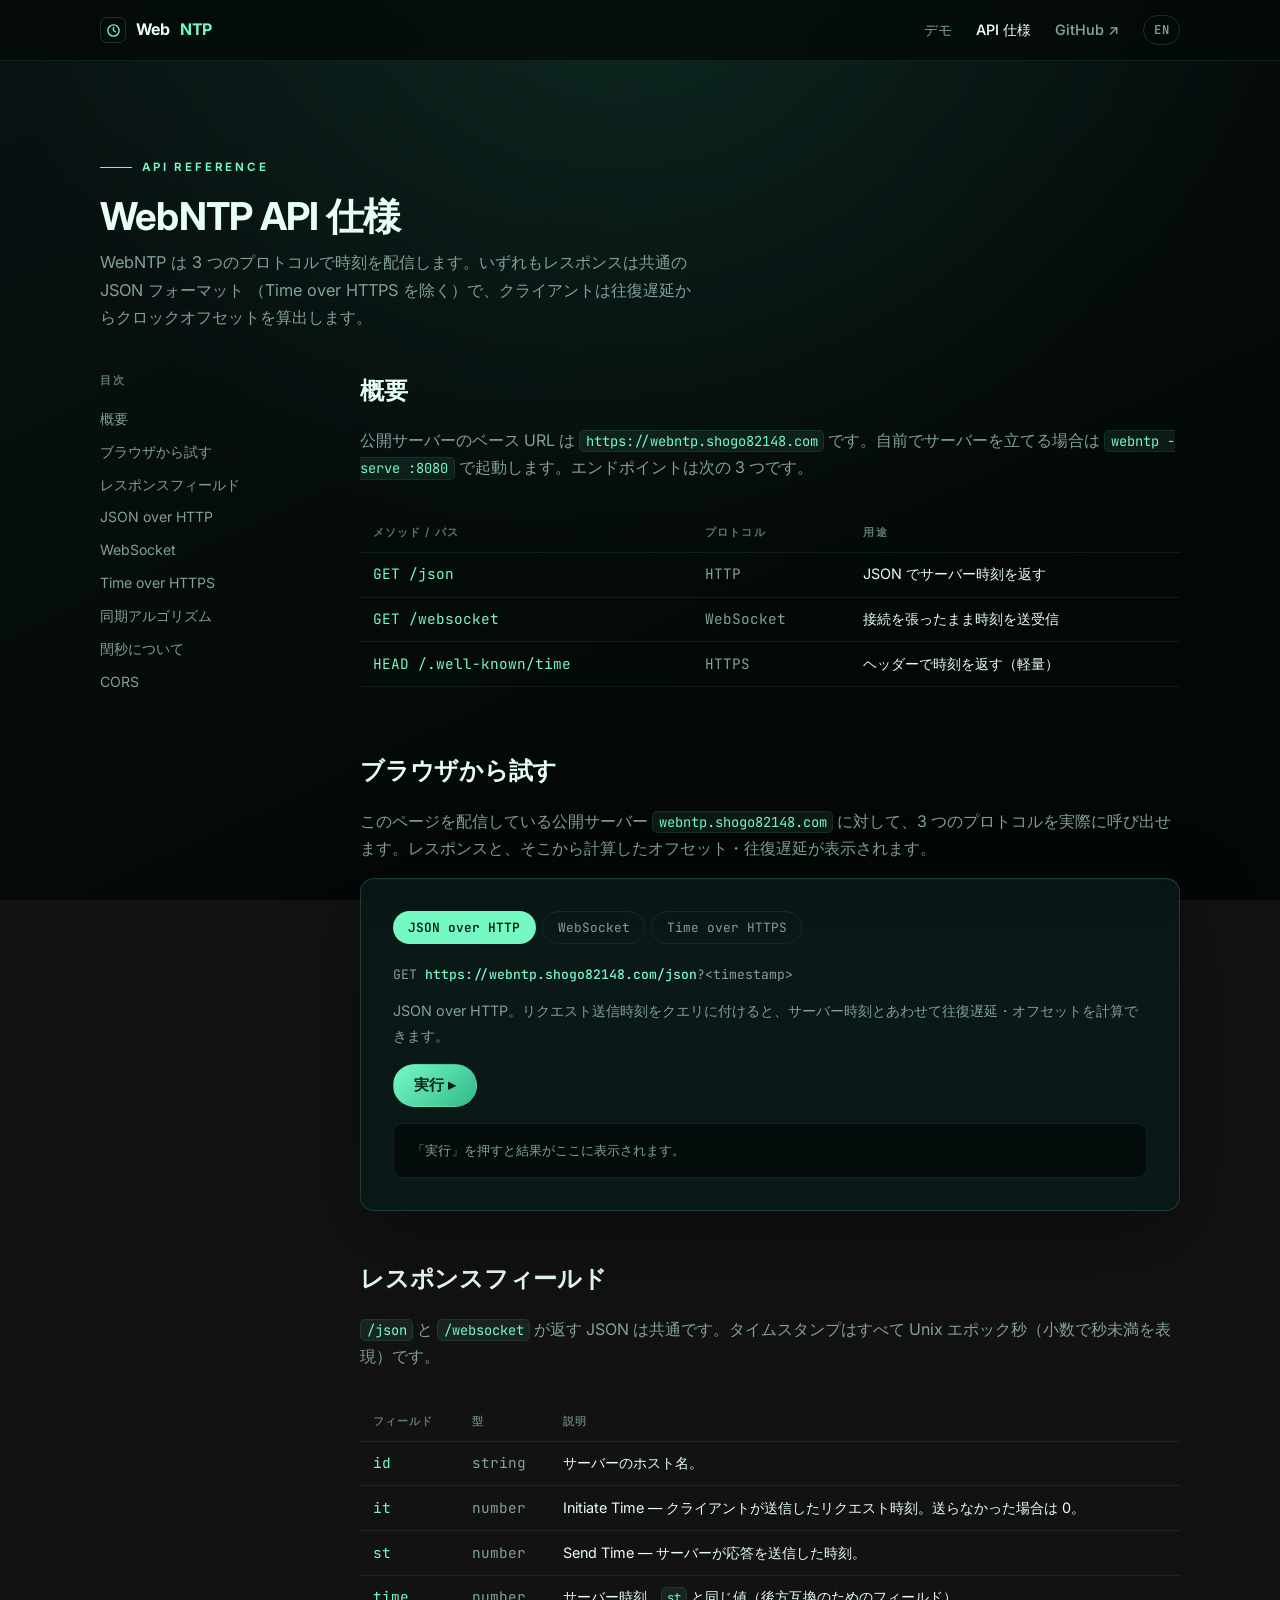
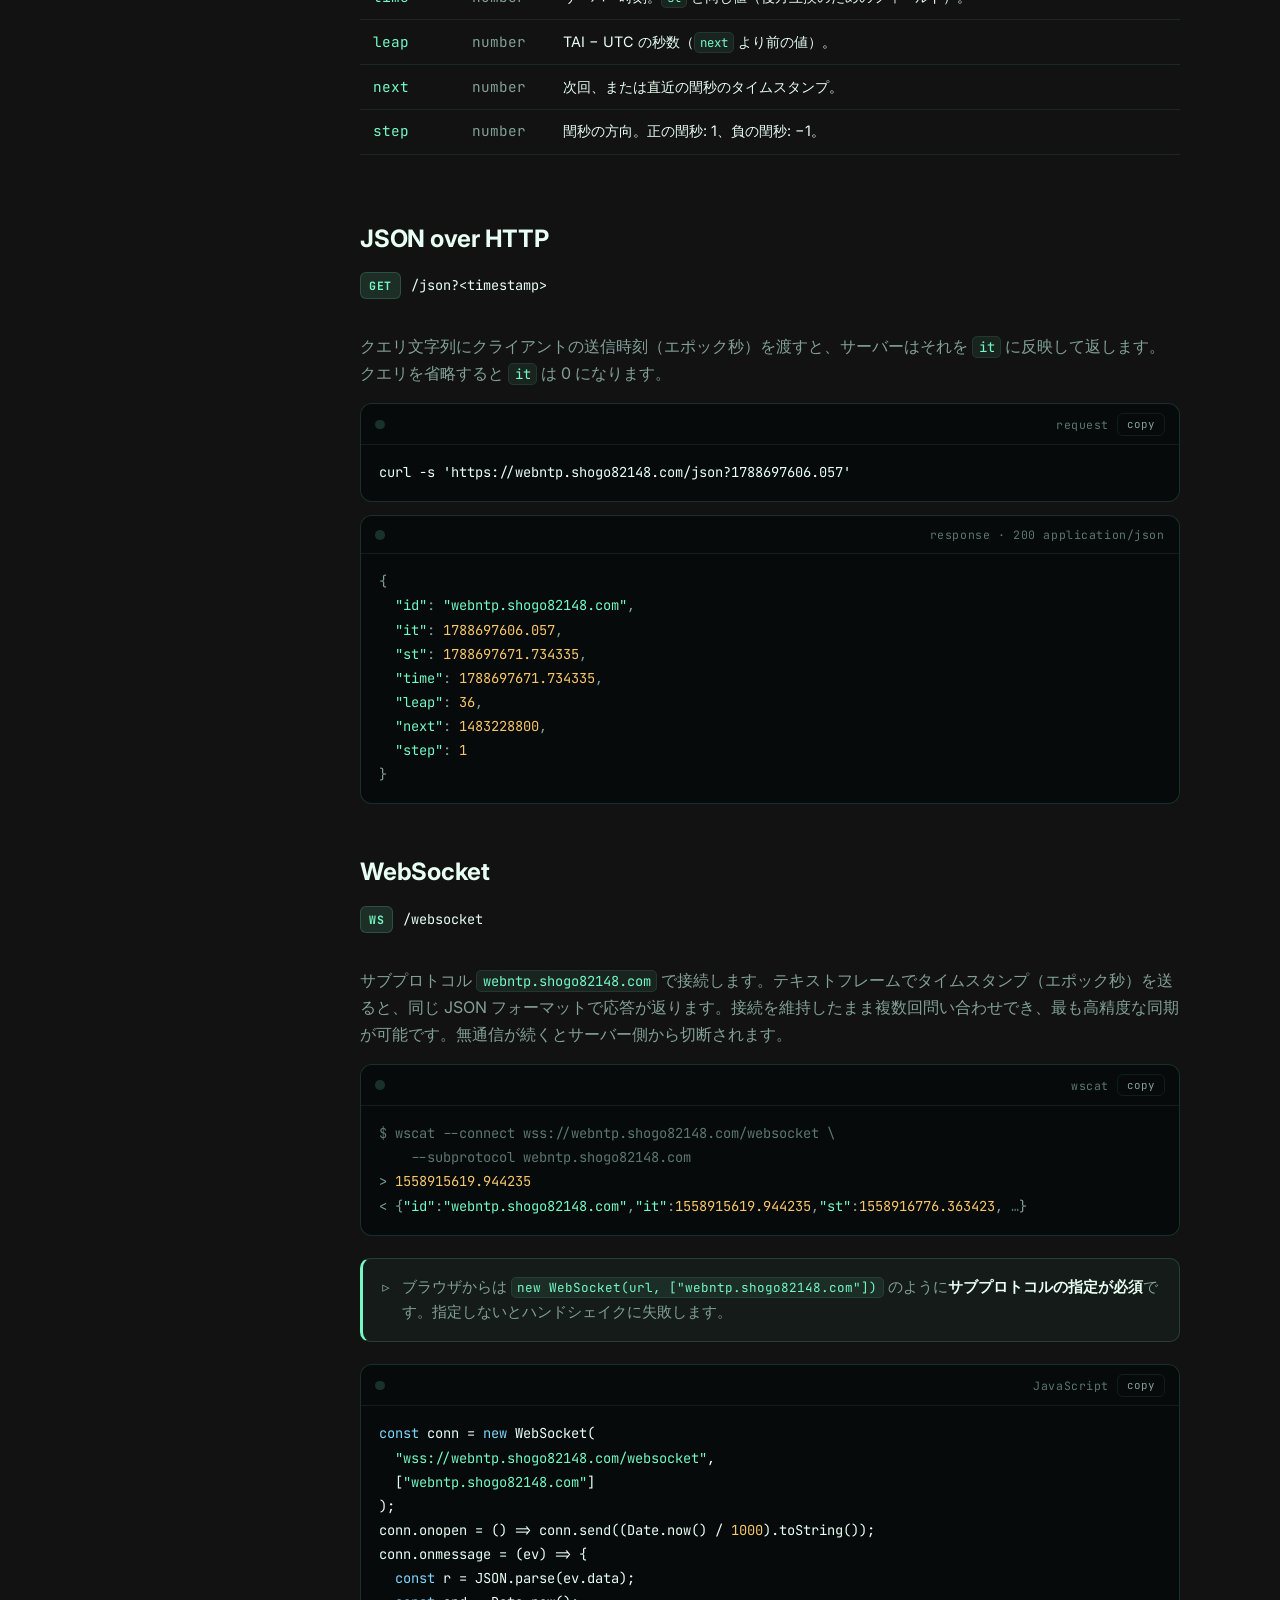
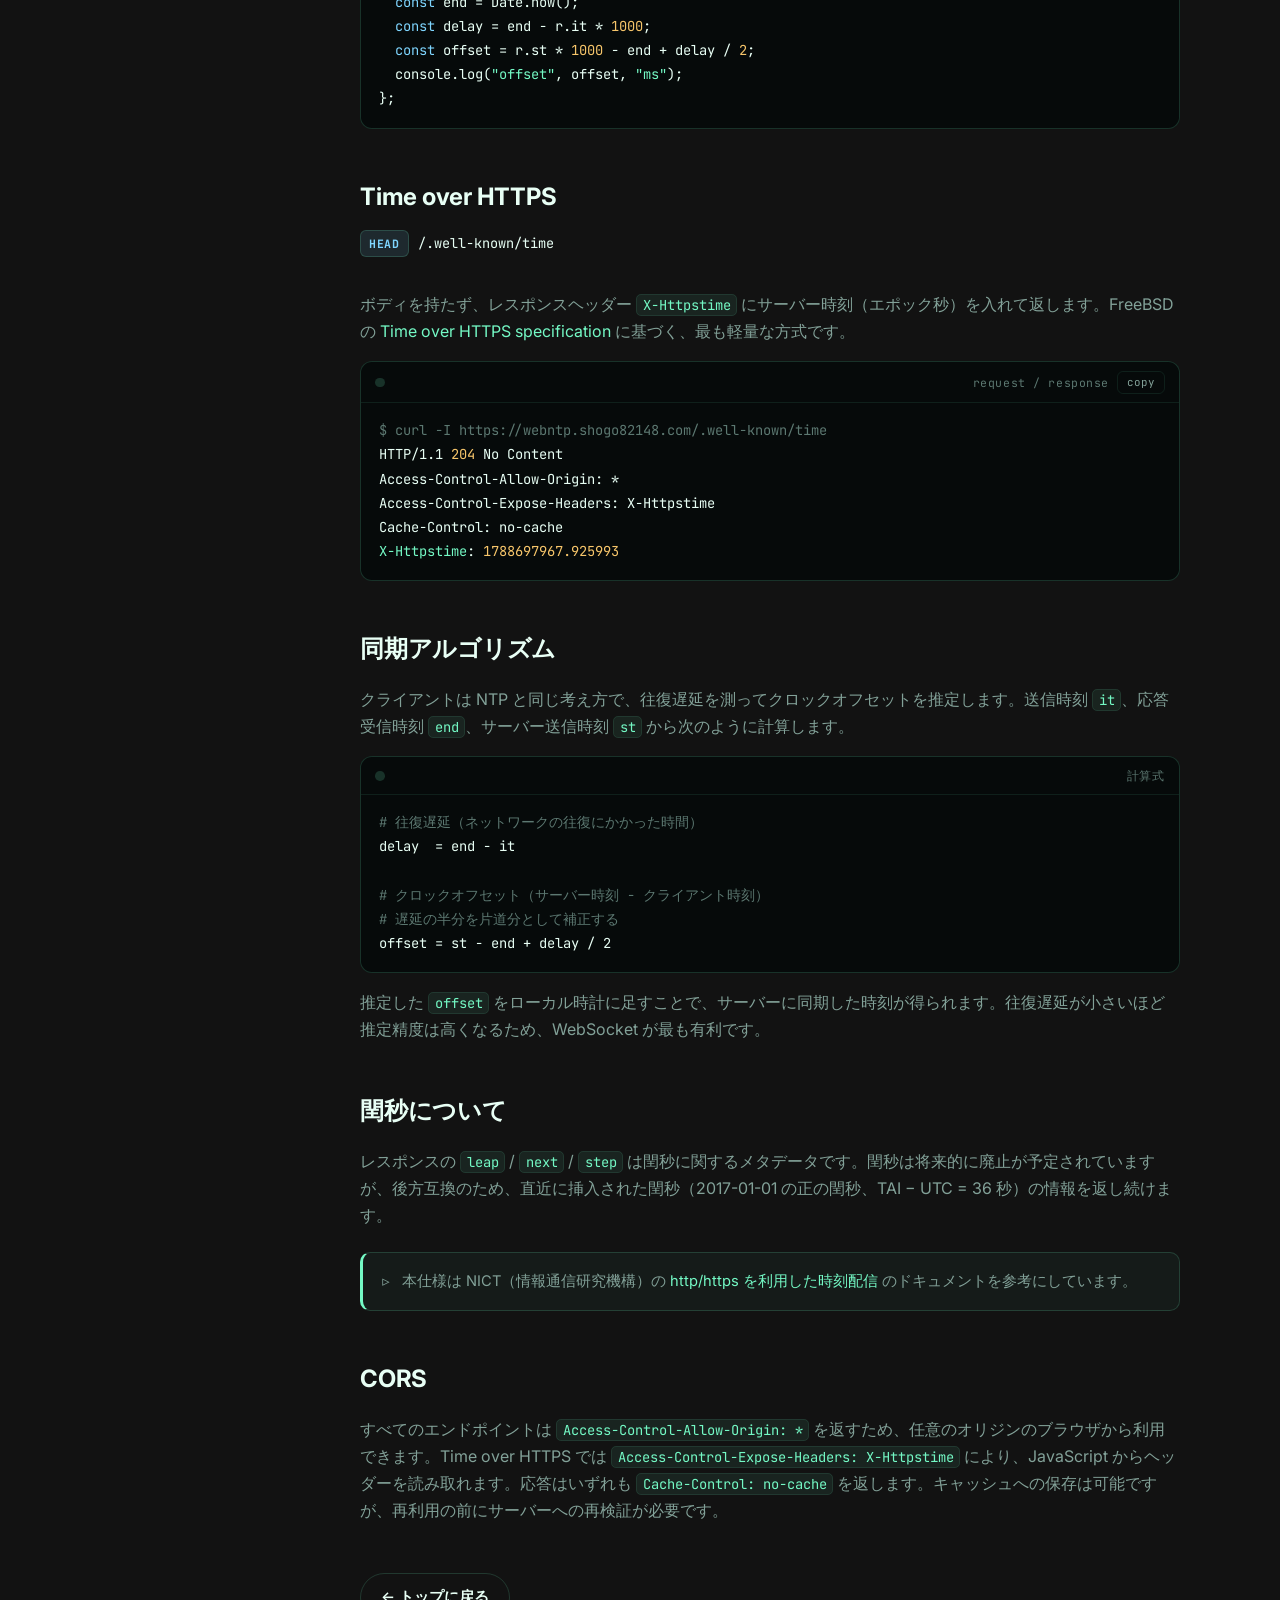
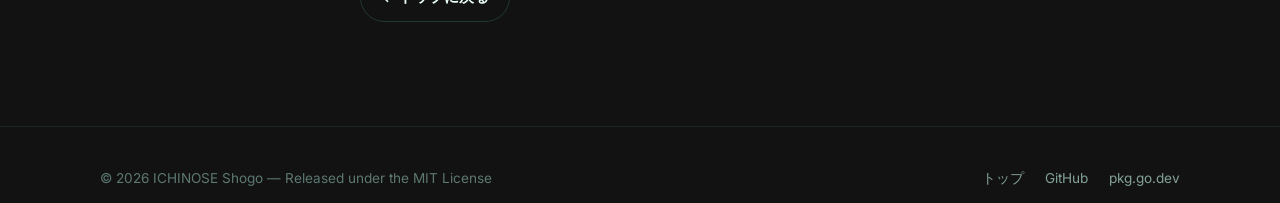
<file: ja/api.html>
<!DOCTYPE html>
<html lang="ja">
<head>
  <meta charset="utf-8">
  <meta name="viewport" content="width=device-width, initial-scale=1">
  <meta name="theme-color" content="#030707">
  <title>API 仕様 — WebNTP</title>
  <meta name="description" content="WebNTP の API 仕様。JSON over HTTP・WebSocket・Time over HTTPS の各エンドポイント、レスポンスフィールド、時刻同期アルゴリズムを解説します。">
  <link rel="preconnect" href="https://fonts.googleapis.com">
  <link rel="preconnect" href="https://fonts.gstatic.com" crossorigin>
  <link href="https://fonts.googleapis.com/css2?family=Inter:wght@400;500;600;700&family=JetBrains+Mono:wght@400;500&display=swap" rel="stylesheet">
  <link rel="alternate" hreflang="ja" href="https://webntp.shogo82148.com/ja/api.html">
  <link rel="alternate" hreflang="en" href="https://webntp.shogo82148.com/en/api.html">
  <link rel="stylesheet" href="../assets/style.css?v=3">
</head>
<body>
  <!-- ===== nav ===== -->
  <nav class="nav">
    <div class="nav-inner">
      <a class="brand" href="./">
        <span class="logo" aria-hidden="true">
          <svg width="15" height="15" viewBox="0 0 24 24" fill="none" stroke="currentColor" stroke-width="2.2" stroke-linecap="round"><circle cx="12" cy="12" r="9"/><path d="M12 7v5l3 2"/></svg>
        </span>
        Web<b>NTP</b>
      </a>
      <div class="nav-links">
        <a href="./">デモ</a>
        <a href="./api.html" class="active">API 仕様</a>
        <a href="https://github.com/shogo82148/go-webntp" target="_blank" rel="noopener">GitHub ↗</a>
        <a href="../en/api.html" class="lang-switch" hreflang="en">EN</a>
      </div>
    </div>
  </nav>

  <section class="wrap">
    <p class="eyebrow">API Reference</p>
    <h2 class="section-title">WebNTP API 仕様</h2>
    <p class="section-lead">
      WebNTP は 3 つのプロトコルで時刻を配信します。いずれもレスポンスは共通の JSON フォーマット
      （Time over HTTPS を除く）で、クライアントは往復遅延からクロックオフセットを算出します。
    </p>

    <div class="api-layout">
      <!-- TOC -->
      <aside class="toc">
        <h4>目次</h4>
        <nav class="toc-list">
          <a href="#overview">概要</a>
          <a href="#playground">ブラウザから試す</a>
          <a href="#fields">レスポンスフィールド</a>
          <a href="#json">JSON over HTTP</a>
          <a href="#websocket">WebSocket</a>
          <a href="#https-time">Time over HTTPS</a>
          <a href="#algorithm">同期アルゴリズム</a>
          <a href="#leap">閏秒について</a>
          <a href="#cors">CORS</a>
        </nav>
      </aside>

      <div>
        <!-- overview -->
        <div class="api-block">
          <h2 id="overview">概要</h2>
          <p>公開サーバーのベース URL は <code class="inline">https://webntp.shogo82148.com</code> です。自前でサーバーを立てる場合は <code class="inline">webntp -serve :8080</code> で起動します。エンドポイントは次の 3 つです。</p>
          <div class="wrap-scroll">
            <table class="fields">
              <thead><tr><th>メソッド / パス</th><th>プロトコル</th><th>用途</th></tr></thead>
              <tbody>
                <tr><td>GET /json</td><td>HTTP</td><td>JSON でサーバー時刻を返す</td></tr>
                <tr><td>GET /websocket</td><td>WebSocket</td><td>接続を張ったまま時刻を送受信</td></tr>
                <tr><td>HEAD /.well-known/time</td><td>HTTPS</td><td>ヘッダーで時刻を返す（軽量）</td></tr>
              </tbody>
            </table>
          </div>
        </div>

        <!-- playground -->
        <div class="api-block">
          <h2 id="playground">ブラウザから試す</h2>
          <p>このページを配信している公開サーバー <code class="inline">webntp.shogo82148.com</code> に対して、3 つのプロトコルを実際に呼び出せます。レスポンスと、そこから計算したオフセット・往復遅延が表示されます。</p>
          <div class="panel pg">
            <div class="pg-tabs">
              <button class="pg-tab" data-mode="json">JSON over HTTP</button>
              <button class="pg-tab" data-mode="ws">WebSocket</button>
              <button class="pg-tab" data-mode="header">Time over HTTPS</button>
            </div>
            <p class="pg-endpoint" id="pg-endpoint"></p>
            <p class="pg-desc" id="pg-desc"></p>
            <div class="pg-run">
              <button class="btn primary" id="pg-run">実行 ▸</button>
            </div>
            <pre class="pg-out" id="pg-out">「実行」を押すと結果がここに表示されます。</pre>
          </div>
        </div>

        <!-- fields -->
        <div class="api-block">
          <h2 id="fields">レスポンスフィールド</h2>
          <p><code class="inline">/json</code> と <code class="inline">/websocket</code> が返す JSON は共通です。タイムスタンプはすべて Unix エポック秒（小数で秒未満を表現）です。</p>
          <div class="wrap-scroll">
            <table class="fields">
              <thead><tr><th>フィールド</th><th>型</th><th>説明</th></tr></thead>
              <tbody>
                <tr><td>id</td><td>string</td><td>サーバーのホスト名。</td></tr>
                <tr><td>it</td><td>number</td><td>Initiate Time — クライアントが送信したリクエスト時刻。送らなかった場合は 0。</td></tr>
                <tr><td>st</td><td>number</td><td>Send Time — サーバーが応答を送信した時刻。</td></tr>
                <tr><td>time</td><td>number</td><td>サーバー時刻。<code class="inline">st</code> と同じ値（後方互換のためのフィールド）。</td></tr>
                <tr><td>leap</td><td>number</td><td>TAI − UTC の秒数（<code class="inline">next</code> より前の値）。</td></tr>
                <tr><td>next</td><td>number</td><td>次回、または直近の閏秒のタイムスタンプ。</td></tr>
                <tr><td>step</td><td>number</td><td>閏秒の方向。正の閏秒: 1、負の閏秒: −1。</td></tr>
              </tbody>
            </table>
          </div>
        </div>

        <!-- JSON over HTTP -->
        <div class="api-block">
          <h2 id="json">JSON over HTTP</h2>
          <p class="method-line"><span class="verb">GET</span> <span class="path">/json?&lt;timestamp&gt;</span></p>
          <p>クエリ文字列にクライアントの送信時刻（エポック秒）を渡すと、サーバーはそれを <code class="inline">it</code> に反映して返します。クエリを省略すると <code class="inline">it</code> は 0 になります。</p>
          <div class="code">
            <div class="code-head"><span class="lamp"></span><span class="name">request</span><button class="copy-btn">copy</button></div>
            <pre class="code-body"><code>curl -s 'https://webntp.shogo82148.com/json?1788697606.057'</code></pre>
          </div>
          <div class="code" style="margin-top:.8rem">
            <div class="code-head"><span class="lamp"></span><span class="name">response · 200 application/json</span></div>
            <pre class="code-body"><code><span class="tok-p">{</span>
  <span class="tok-s">"id"</span><span class="tok-p">:</span> <span class="tok-s">"webntp.shogo82148.com"</span><span class="tok-p">,</span>
  <span class="tok-s">"it"</span><span class="tok-p">:</span> <span class="tok-n">1788697606.057</span><span class="tok-p">,</span>
  <span class="tok-s">"st"</span><span class="tok-p">:</span> <span class="tok-n">1788697671.734335</span><span class="tok-p">,</span>
  <span class="tok-s">"time"</span><span class="tok-p">:</span> <span class="tok-n">1788697671.734335</span><span class="tok-p">,</span>
  <span class="tok-s">"leap"</span><span class="tok-p">:</span> <span class="tok-n">36</span><span class="tok-p">,</span>
  <span class="tok-s">"next"</span><span class="tok-p">:</span> <span class="tok-n">1483228800</span><span class="tok-p">,</span>
  <span class="tok-s">"step"</span><span class="tok-p">:</span> <span class="tok-n">1</span>
<span class="tok-p">}</span></code></pre>
          </div>
        </div>

        <!-- WebSocket -->
        <div class="api-block">
          <h2 id="websocket">WebSocket</h2>
          <p class="method-line"><span class="verb">WS</span> <span class="path">/websocket</span></p>
          <p>サブプロトコル <code class="inline">webntp.shogo82148.com</code> で接続します。テキストフレームでタイムスタンプ（エポック秒）を送ると、同じ JSON フォーマットで応答が返ります。接続を維持したまま複数回問い合わせでき、最も高精度な同期が可能です。無通信が続くとサーバー側から切断されます。</p>
          <div class="code">
            <div class="code-head"><span class="lamp"></span><span class="name">wscat</span><button class="copy-btn">copy</button></div>
            <pre class="code-body"><code><span class="tok-c">$ wscat --connect wss://webntp.shogo82148.com/websocket \
    --subprotocol webntp.shogo82148.com</span>
<span class="tok-p">></span> <span class="tok-n">1558915619.944235</span>
<span class="tok-p">&lt;</span> <span class="tok-p">{</span><span class="tok-s">"id"</span><span class="tok-p">:</span><span class="tok-s">"webntp.shogo82148.com"</span><span class="tok-p">,</span><span class="tok-s">"it"</span><span class="tok-p">:</span><span class="tok-n">1558915619.944235</span><span class="tok-p">,</span><span class="tok-s">"st"</span><span class="tok-p">:</span><span class="tok-n">1558916776.363423</span><span class="tok-p">,</span> <span class="tok-c">…</span><span class="tok-p">}</span></code></pre>
          </div>
          <div class="callout">
            <span>▹</span>
            <div>ブラウザからは <code class="inline">new WebSocket(url, ["webntp.shogo82148.com"])</code> のように<b>サブプロトコルの指定が必須</b>です。指定しないとハンドシェイクに失敗します。</div>
          </div>
          <div class="code">
            <div class="code-head"><span class="lamp"></span><span class="name">JavaScript</span><button class="copy-btn">copy</button></div>
            <pre class="code-body"><code><span class="tok-k">const</span> conn = <span class="tok-k">new</span> WebSocket(
  <span class="tok-s">"wss://webntp.shogo82148.com/websocket"</span>,
  [<span class="tok-s">"webntp.shogo82148.com"</span>]
);
conn.onopen = () => conn.send((Date.now() / <span class="tok-n">1000</span>).toString());
conn.onmessage = (ev) => {
  <span class="tok-k">const</span> r = JSON.parse(ev.data);
  <span class="tok-k">const</span> end = Date.now();
  <span class="tok-k">const</span> delay = end - r.it * <span class="tok-n">1000</span>;
  <span class="tok-k">const</span> offset = r.st * <span class="tok-n">1000</span> - end + delay / <span class="tok-n">2</span>;
  console.log(<span class="tok-s">"offset"</span>, offset, <span class="tok-s">"ms"</span>);
};</code></pre>
          </div>
        </div>

        <!-- Time over HTTPS -->
        <div class="api-block">
          <h2 id="https-time">Time over HTTPS</h2>
          <p class="method-line"><span class="verb head">HEAD</span> <span class="path">/.well-known/time</span></p>
          <p>ボディを持たず、レスポンスヘッダー <code class="inline">X-Httpstime</code> にサーバー時刻（エポック秒）を入れて返します。FreeBSD の <a href="https://phk.freebsd.dk/time/20151129/" target="_blank" rel="noopener">Time over HTTPS specification</a> に基づく、最も軽量な方式です。</p>
          <div class="code">
            <div class="code-head"><span class="lamp"></span><span class="name">request / response</span><button class="copy-btn">copy</button></div>
            <pre class="code-body"><code><span class="tok-c">$ curl -I https://webntp.shogo82148.com/.well-known/time</span>
HTTP/1.1 <span class="tok-n">204</span> No Content
Access-Control-Allow-Origin: *
Access-Control-Expose-Headers: X-Httpstime
Cache-Control: no-cache
<span class="tok-s">X-Httpstime</span>: <span class="tok-n">1788697967.925993</span></code></pre>
          </div>
        </div>

        <!-- algorithm -->
        <div class="api-block">
          <h2 id="algorithm">同期アルゴリズム</h2>
          <p>クライアントは NTP と同じ考え方で、往復遅延を測ってクロックオフセットを推定します。送信時刻 <code class="inline">it</code>、応答受信時刻 <code class="inline">end</code>、サーバー送信時刻 <code class="inline">st</code> から次のように計算します。</p>
          <div class="code">
            <div class="code-head"><span class="lamp"></span><span class="name">計算式</span></div>
            <pre class="code-body"><code><span class="tok-c"># 往復遅延（ネットワークの往復にかかった時間）</span>
delay  = end - it

<span class="tok-c"># クロックオフセット（サーバー時刻 − クライアント時刻）</span>
<span class="tok-c"># 遅延の半分を片道分として補正する</span>
offset = st - end + delay / 2</code></pre>
          </div>
          <p>推定した <code class="inline">offset</code> をローカル時計に足すことで、サーバーに同期した時刻が得られます。往復遅延が小さいほど推定精度は高くなるため、WebSocket が最も有利です。</p>
        </div>

        <!-- leap -->
        <div class="api-block">
          <h2 id="leap">閏秒について</h2>
          <p>レスポンスの <code class="inline">leap</code> / <code class="inline">next</code> / <code class="inline">step</code> は閏秒に関するメタデータです。閏秒は将来的に廃止が予定されていますが、後方互換のため、直近に挿入された閏秒（2017-01-01 の正の閏秒、TAI − UTC = 36 秒）の情報を返し続けます。</p>
          <div class="callout">
            <span>▹</span>
            <div>本仕様は NICT（情報通信研究機構）の <a href="https://jjy.nict.go.jp/QandA/reference/http-archive.html" target="_blank" rel="noopener">http/https を利用した時刻配信</a> のドキュメントを参考にしています。</div>
          </div>
        </div>

        <!-- CORS -->
        <div class="api-block">
          <h2 id="cors">CORS</h2>
          <p>すべてのエンドポイントは <code class="inline">Access-Control-Allow-Origin: *</code> を返すため、任意のオリジンのブラウザから利用できます。Time over HTTPS では <code class="inline">Access-Control-Expose-Headers: X-Httpstime</code> により、JavaScript からヘッダーを読み取れます。応答はいずれも <code class="inline">Cache-Control: no-cache</code> を返します。キャッシュへの保存は可能ですが、再利用の前にサーバーへの再検証が必要です。</p>
        </div>

        <p style="margin-top:2rem"><a class="btn" href="./">← トップに戻る</a></p>
      </div>
    </div>
  </section>

  <!-- ===== footer ===== -->
  <footer class="site">
    <div class="wrap foot-inner">
      <div>© 2026 ICHINOSE Shogo — Released under the MIT License</div>
      <div class="foot-links">
        <a href="./">トップ</a>
        <a href="https://github.com/shogo82148/go-webntp" target="_blank" rel="noopener">GitHub</a>
        <a href="https://pkg.go.dev/github.com/shogo82148/go-webntp" target="_blank" rel="noopener">pkg.go.dev</a>
      </div>
    </div>
  </footer>

  <script src="../assets/webntp.js?v=3"></script>
  <script src="../assets/playground.js?v=3"></script>
</body>
</html>
</file>
<file: assets/style.css>
/* ---------------------------------------------------------------------------
   WebNTP — shared design system
   Dark theme with a phosphor-green accent, inspired by the reference demo.
--------------------------------------------------------------------------- */
:root {
  color-scheme: dark;
  --ink: #e8fff5;
  --muted: #82a198;
  --faint: #5c7871;
  --accent: #74f9c5;
  --accent-dim: #35b98a;
  --danger: #ff8686;
  --line: rgba(116, 249, 197, 0.17);
  --line-soft: rgba(116, 249, 197, 0.09);
  --panel: rgba(8, 26, 25, 0.78);
  --panel-2: rgba(9, 20, 19, 0.6);
  --bg-0: #030707;
  --bg-1: #091313;
  --mono: "SFMono-Regular", "JetBrains Mono", Consolas, ui-monospace, monospace;
  --sans: Inter, ui-sans-serif, system-ui, -apple-system, "Hiragino Kaku Gothic ProN",
    "Noto Sans JP", sans-serif;
  --radius: 14px;
  --maxw: 1080px;
}

* { box-sizing: border-box; }

html { scroll-behavior: smooth; }

body {
  margin: 0;
  min-height: 100svh;
  color: var(--ink);
  font-family: var(--sans);
  line-height: 1.7;
  background:
    radial-gradient(circle at 50% -8%, rgba(28, 103, 80, 0.28), transparent 40rem),
    linear-gradient(155deg, var(--bg-1), var(--bg-0) 72%);
  background-attachment: fixed;
}

/* subtle scanline texture */
body::before {
  content: "";
  position: fixed;
  inset: 0;
  z-index: 0;
  pointer-events: none;
  opacity: 0.16;
  background-image: linear-gradient(rgba(255, 255, 255, 0.04) 1px, transparent 1px);
  background-size: 100% 4px;
}

a { color: var(--accent); text-decoration: none; }
a:hover { text-decoration: underline; }

/* ---- layout ---------------------------------------------------------------- */
.wrap { width: min(92vw, var(--maxw)); margin-inline: auto; position: relative; z-index: 1; }

section { padding-block: clamp(3rem, 7vw, 5.5rem); }

.eyebrow {
  display: inline-flex;
  align-items: center;
  gap: 0.65rem;
  margin: 0 0 1rem;
  color: var(--accent);
  font-size: 0.72rem;
  font-weight: 650;
  letter-spacing: 0.24em;
  text-transform: uppercase;
}
.eyebrow::before { content: ""; width: 2rem; height: 1px; background: var(--accent); }

h2.section-title {
  margin: 0 0 0.6rem;
  font-size: clamp(1.6rem, 3.6vw, 2.4rem);
  letter-spacing: -0.02em;
  line-height: 1.2;
}
.section-lead { margin: 0 0 2.4rem; max-width: 60ch; color: var(--muted); font-size: 1.02rem; }

/* ---- top navigation -------------------------------------------------------- */
.nav {
  position: sticky;
  top: 0;
  z-index: 20;
  backdrop-filter: blur(14px);
  background: rgba(3, 7, 7, 0.72);
  border-bottom: 1px solid var(--line-soft);
}
.nav-inner {
  width: min(92vw, var(--maxw));
  margin-inline: auto;
  height: 60px;
  display: flex;
  align-items: center;
  gap: 1.4rem;
}
.brand {
  display: flex;
  align-items: center;
  gap: 0.6rem;
  font-weight: 700;
  letter-spacing: -0.01em;
  color: var(--ink);
}
.brand:hover { text-decoration: none; }
.brand .logo {
  width: 26px; height: 26px;
  display: grid; place-items: center;
  border: 1px solid var(--line);
  border-radius: 7px;
  color: var(--accent);
}
.brand b { color: var(--accent); }
.nav-links { margin-left: auto; display: flex; align-items: center; gap: 1.5rem; }
.nav-links a { color: var(--muted); font-size: 0.9rem; font-weight: 550; white-space: nowrap; }
.nav-links a:hover { color: var(--ink); text-decoration: none; }
.nav-links a.active { color: var(--ink); }
.nav-links a.lang-switch {
  font-family: var(--mono); font-size: 0.76rem; font-weight: 600; letter-spacing: 0.06em;
  color: var(--muted); border: 1px solid var(--line); border-radius: 999px; padding: 0.2rem 0.6rem;
}
.nav-links a.lang-switch:hover { color: var(--accent); border-color: var(--accent); }
@media (max-width: 620px) {
  .nav-links { gap: 0.95rem; }
  .nav-links a { font-size: 0.82rem; }
  .nav-links a.hide-sm { display: none; }
}

/* ---- buttons --------------------------------------------------------------- */
.btn {
  display: inline-flex;
  align-items: center;
  gap: 0.55rem;
  padding: 0.7rem 1.25rem;
  border-radius: 999px;
  border: 1px solid var(--line);
  color: var(--ink);
  font-weight: 600;
  font-size: 0.92rem;
  cursor: pointer;
  background: transparent;
  transition: border-color 0.18s, background 0.18s, transform 0.05s;
}
.btn:hover { text-decoration: none; border-color: var(--accent); background: rgba(116, 249, 197, 0.06); }
.btn:active { transform: translateY(1px); }
.btn.primary {
  background: linear-gradient(135deg, var(--accent), var(--accent-dim));
  color: #032019;
  border-color: transparent;
}
.btn.primary:hover { filter: brightness(1.06); background: linear-gradient(135deg, var(--accent), var(--accent-dim)); }

/* ---- generic panel --------------------------------------------------------- */
.panel {
  border: 1px solid var(--line);
  border-radius: var(--radius);
  background: var(--panel);
  box-shadow: 0 24px 80px rgba(0, 0, 0, 0.36), inset 0 1px rgba(255, 255, 255, 0.03);
  backdrop-filter: blur(16px);
}

/* ---- clock stage (landing page) -------------------------------------------- */
.clock-stage {
  position: relative;
  z-index: 1;
  min-height: calc(100svh - 60px);
  display: flex;
  flex-direction: column;
  align-items: center;
  justify-content: center;
  gap: clamp(1.4rem, 3vw, 2.2rem);
  width: min(92vw, 720px);
  margin-inline: auto;
  padding: clamp(2rem, 5vw, 3.5rem) 0;
  text-align: center;
}
.clock-intro { display: grid; justify-items: center; gap: 0.4rem; }
.clock-intro .eyebrow { margin: 0; }
.clock-tagline {
  margin: 0;
  font-size: clamp(1.15rem, 3.4vw, 1.7rem);
  font-weight: 600;
  letter-spacing: -0.01em;
  color: var(--ink);
}
.clock-stage .clock-card { width: 100%; text-align: left; }
.clock-hint {
  margin: 0;
  max-width: 46ch;
  color: var(--muted);
  font-size: 0.9rem;
}

/* ---- clock card ------------------------------------------------------------ */
.clock-card { padding: clamp(1.6rem, 3vw, 2.2rem); }
.clock-card .tz {
  display: flex; align-items: center; gap: 0.6rem;
  margin: 0 0 0.4rem; color: var(--muted);
  font-size: 0.7rem; font-weight: 650; letter-spacing: 0.2em; text-transform: uppercase;
}
.clock {
  display: flex; align-items: baseline;
  margin: 0.4rem 0 0.5rem;
  font-family: var(--mono);
  font-variant-numeric: tabular-nums;
  line-height: 0.9;
  letter-spacing: -0.06em;
  text-shadow: 0 0 26px rgba(116, 249, 197, 0.16);
}
#time { font-size: clamp(3rem, 9vw, 5.4rem); }
#milliseconds { min-width: 3ch; margin-left: 0.24em; color: var(--accent); font-size: clamp(1.2rem, 3vw, 2rem); letter-spacing: -0.03em; }
#date { margin: 0.2rem 0 1.3rem; color: var(--ink); font-size: 0.98rem; letter-spacing: 0.05em; }

.clock-stats {
  display: grid; grid-template-columns: repeat(3, 1fr);
  gap: 0.6rem; padding-top: 1.2rem; border-top: 1px solid var(--line);
}
.stat .k { margin: 0 0 0.15rem; color: var(--faint); font-size: 0.66rem; letter-spacing: 0.12em; text-transform: uppercase; }
.stat .v { margin: 0; font-family: var(--mono); font-size: 1.05rem; color: var(--ink); font-variant-numeric: tabular-nums; }
.stat .v small { color: var(--muted); font-size: 0.7rem; }

.sync-row {
  display: flex; align-items: center; gap: 0.55rem;
  margin-top: 1.1rem; color: var(--muted); font-size: 0.82rem;
}
.dot { width: 0.5rem; height: 0.5rem; border-radius: 50%; background: var(--faint); flex: none; }
.dot.live { background: var(--accent); box-shadow: 0 0 12px var(--accent); animation: pulse 2s ease-in-out infinite; }
.dot.err { background: var(--danger); box-shadow: 0 0 10px var(--danger); }
@keyframes pulse { 50% { opacity: 0.4; } }
@media (prefers-reduced-motion: reduce) { .dot.live { animation: none; } }

/* ---- code blocks ----------------------------------------------------------- */
.code {
  position: relative;
  border: 1px solid var(--line);
  border-radius: 12px;
  background: rgba(2, 8, 8, 0.72);
  overflow: hidden;
}
.code-head {
  display: flex; align-items: center; gap: 0.5rem;
  padding: 0.55rem 0.9rem;
  border-bottom: 1px solid var(--line-soft);
  color: var(--faint); font-size: 0.72rem; font-family: var(--mono);
}
.code-head .lamp { width: 0.6rem; height: 0.6rem; border-radius: 50%; background: var(--line); }
.code-head .name { margin-left: auto; letter-spacing: 0.05em; }
.copy-btn {
  border: 1px solid var(--line-soft); background: transparent; color: var(--muted);
  font-size: 0.68rem; font-family: var(--mono); padding: 0.2rem 0.55rem; border-radius: 6px; cursor: pointer;
}
.copy-btn:hover { color: var(--accent); border-color: var(--accent); }
pre.code-body { margin: 0; padding: 1rem 1.1rem; overflow-x: auto; }
pre.code-body code, code.inline {
  font-family: var(--mono); font-size: 0.86rem; line-height: 1.7; color: var(--ink);
}
code.inline {
  background: rgba(116, 249, 197, 0.08);
  border: 1px solid var(--line-soft);
  padding: 0.08em 0.4em; border-radius: 5px; font-size: 0.86em; color: var(--accent);
}
.tok-c { color: var(--faint); }        /* comment / prompt */
.tok-k { color: #7fd6ff; }             /* keyword */
.tok-s { color: var(--accent); }       /* string */
.tok-n { color: #f7c66b; }             /* number */
.tok-p { color: var(--muted); }        /* punctuation */

/* ---- playground ------------------------------------------------------------ */
.pg { padding: clamp(1.4rem, 3vw, 2rem); }
.pg-tabs { display: flex; gap: 0.4rem; flex-wrap: wrap; margin-bottom: 1.2rem; }
.pg-tab {
  border: 1px solid var(--line-soft); background: transparent; color: var(--muted);
  font-family: var(--mono); font-size: 0.8rem; padding: 0.45rem 0.9rem; border-radius: 999px; cursor: pointer;
}
.pg-tab.active { color: #032019; background: var(--accent); border-color: transparent; font-weight: 600; }
.pg-run { display: flex; align-items: center; gap: 0.8rem; flex-wrap: wrap; margin-bottom: 1rem; }
.pg-endpoint { font-family: var(--mono); font-size: 0.82rem; color: var(--muted); word-break: break-all; }
.pg-endpoint b { color: var(--accent); font-weight: 500; }
.pg-out {
  margin: 0; padding: 1rem 1.1rem; min-height: 3rem;
  border: 1px solid var(--line-soft); border-radius: 10px;
  background: rgba(2, 8, 8, 0.7); overflow-x: auto;
  font-family: var(--mono); font-size: 0.82rem; line-height: 1.6; color: var(--muted);
  white-space: pre-wrap; word-break: break-word;
}
.pg-desc { margin: 0 0 1rem; color: var(--muted); font-size: 0.9rem; }

/* ---- API page -------------------------------------------------------------- */
.api-layout { display: grid; grid-template-columns: 220px 1fr; gap: 2.5rem; align-items: start; }
@media (max-width: 900px) { .api-layout { grid-template-columns: 1fr; } }
.toc { position: sticky; top: 80px; }
.toc h4 { margin: 0 0 0.8rem; color: var(--faint); font-size: 0.7rem; letter-spacing: 0.16em; text-transform: uppercase; }
.toc a { display: block; padding: 0.28rem 0; color: var(--muted); font-size: 0.88rem; }
.toc a:hover { color: var(--ink); text-decoration: none; }
@media (max-width: 900px) { .toc { position: static; margin-bottom: 1.5rem; } .toc-list { display: flex; flex-wrap: wrap; gap: 0.8rem; } }

.api-block { margin-bottom: 3rem; }
.api-block h2 {
  margin: 0 0 0.3rem; font-size: 1.5rem; letter-spacing: -0.01em;
  scroll-margin-top: 80px;
}
.method-line {
  display: inline-flex; align-items: center; gap: 0.6rem; margin: 0.5rem 0 1.1rem;
  font-family: var(--mono); font-size: 0.85rem;
}
.verb {
  font-weight: 700; font-size: 0.72rem; letter-spacing: 0.06em;
  padding: 0.18rem 0.5rem; border-radius: 6px;
  background: rgba(116, 249, 197, 0.12); color: var(--accent); border: 1px solid var(--line);
}
.verb.head { background: rgba(127, 214, 255, 0.12); color: #7fd6ff; }
.path { color: var(--ink); }
.api-block p { color: var(--muted); }

table.fields { width: 100%; border-collapse: collapse; margin: 1rem 0; font-size: 0.9rem; }
table.fields th, table.fields td {
  text-align: left; padding: 0.6rem 0.8rem; border-bottom: 1px solid var(--line-soft); vertical-align: top;
}
table.fields th { color: var(--faint); font-size: 0.7rem; letter-spacing: 0.1em; text-transform: uppercase; font-weight: 600; }
table.fields td:first-child { font-family: var(--mono); color: var(--accent); white-space: nowrap; }
table.fields td:nth-child(2) { font-family: var(--mono); color: var(--muted); white-space: nowrap; }
table.fields td:last-child { color: var(--ink); }
.wrap-scroll { overflow-x: auto; }

.callout {
  display: flex; gap: 0.8rem; padding: 1rem 1.2rem; margin: 1.4rem 0;
  border: 1px solid var(--line); border-left: 3px solid var(--accent); border-radius: 10px;
  background: rgba(116, 249, 197, 0.04); color: var(--muted); font-size: 0.92rem;
}
.callout b { color: var(--ink); }

/* ---- footer ---------------------------------------------------------------- */
footer.site {
  border-top: 1px solid var(--line-soft);
  padding-block: 2.5rem;
  color: var(--faint);
  font-size: 0.85rem;
}
.foot-inner { display: flex; flex-wrap: wrap; gap: 1rem; align-items: center; justify-content: space-between; }
.foot-links { display: flex; gap: 1.3rem; }
.foot-links a { color: var(--muted); }

.mono { font-family: var(--mono); }
.accent { color: var(--accent); }
</file>
